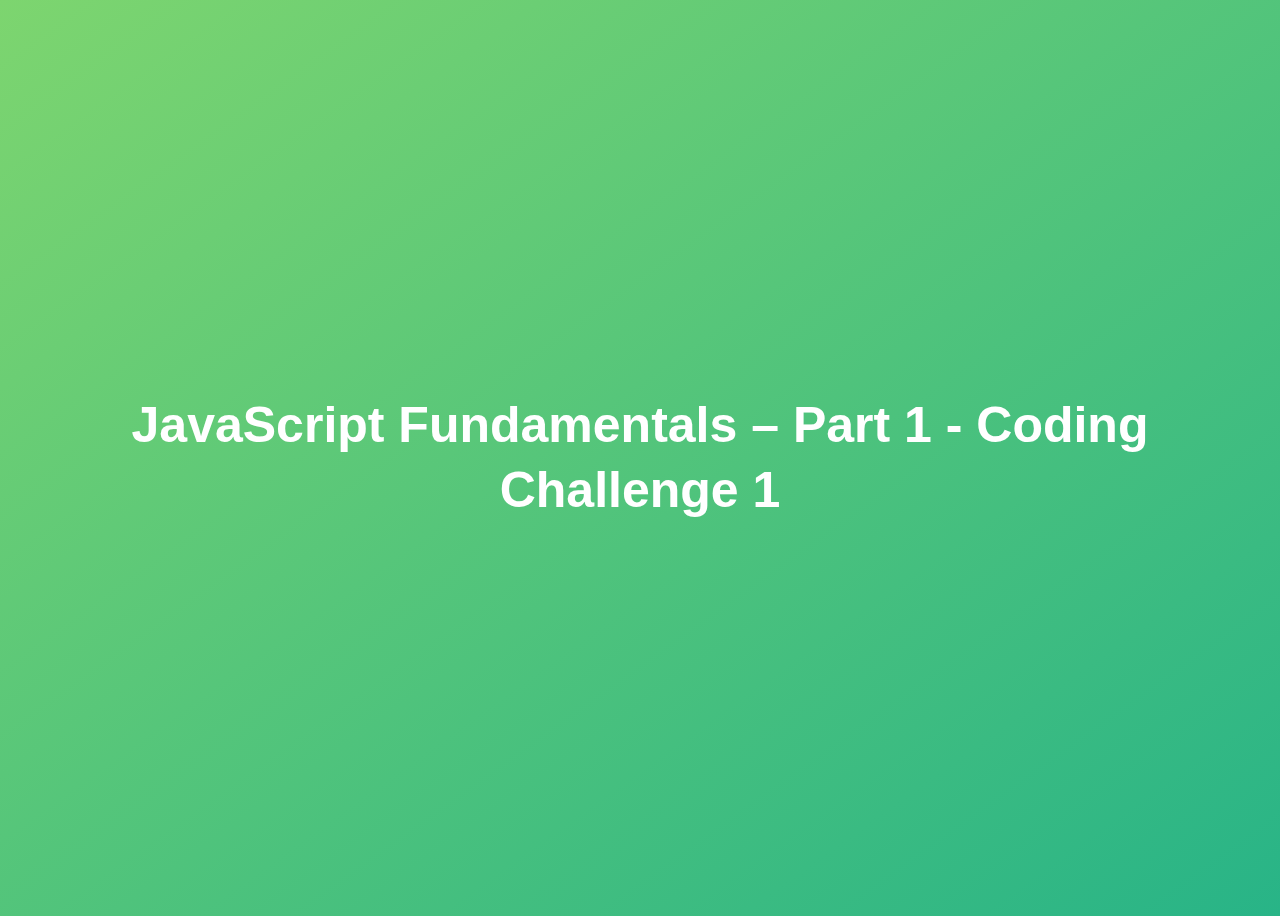
<file: complete-javascript-course-master/01-Fundamentals-Part-1/coding-challenges/index.html>
<!DOCTYPE html>
<html lang="en">
  <head>
    <meta charset="UTF-8" />
    <meta name="viewport" content="width=device-width, initial-scale=1.0" />
    <meta http-equiv="X-UA-Compatible" content="ie=edge" />
    <title>JavaScript Fundamentals – Part 1</title>
    <style>
      body {
        height: 100vh;
        display: flex;
        align-items: center;
        background: linear-gradient(to top left, #28b487, #7dd56f);
      }
      h1 {
        font-family: sans-serif;
        font-size: 50px;
        line-height: 1.3;
        width: 100%;
        padding: 30px;
        text-align: center;
        color: white;
      }
    </style>
  </head>
  <body>
    <h1>JavaScript Fundamentals – Part 1 - Coding Challenge 1</h1>
    <script src="./script.js"></script>
  </body>
</html>
</file>
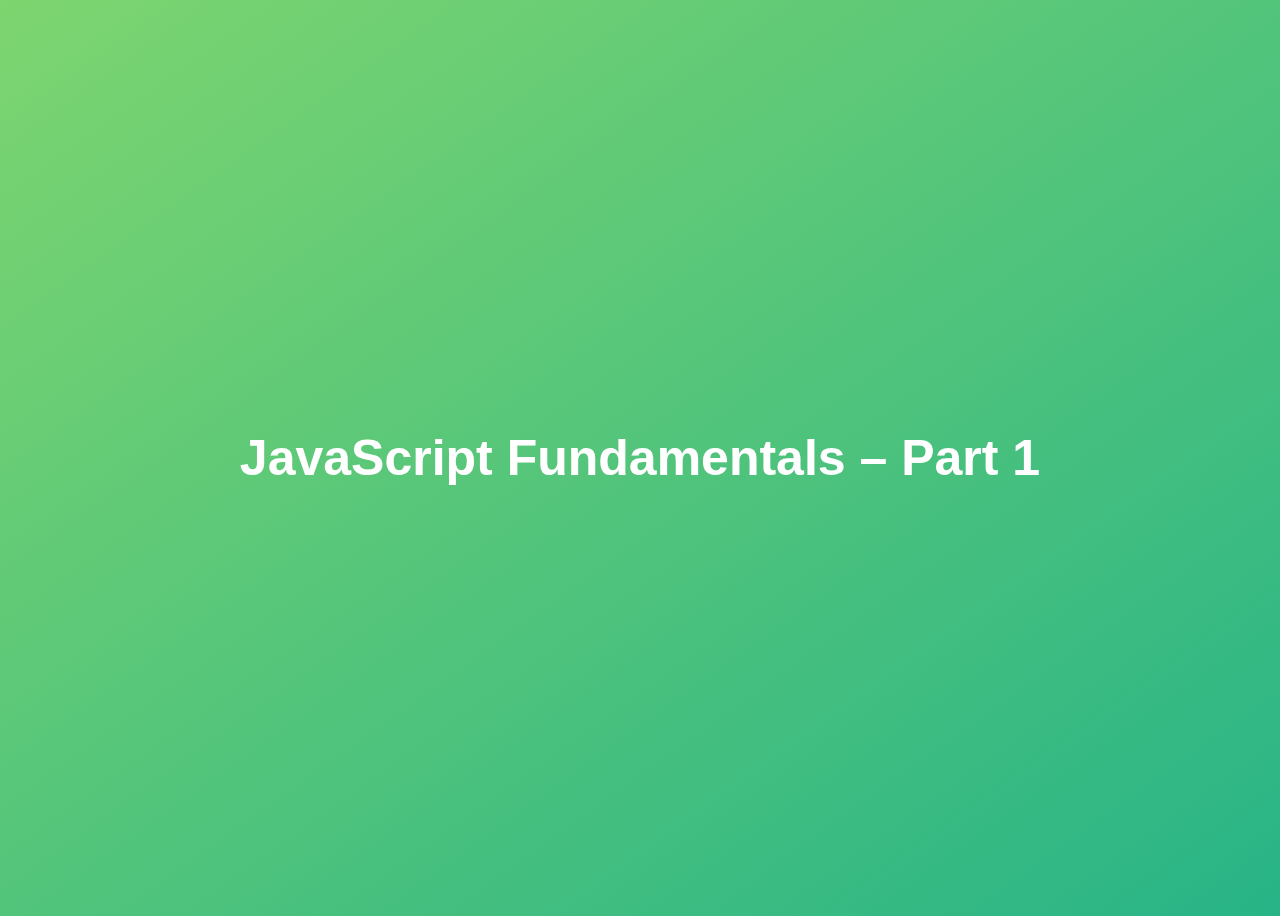
<file: complete-javascript-course-master/01-Fundamentals-Part-1/starter/index.html>
<!DOCTYPE html>
<html lang="en">
  <head>
    <meta charset="UTF-8" />
    <meta name="viewport" content="width=device-width, initial-scale=1.0" />
    <meta http-equiv="X-UA-Compatible" content="ie=edge" />
    <title>JavaScript Fundamentals – Part 1</title>
    <style>
      body {
        height: 100vh;
        display: flex;
        align-items: center;
        background: linear-gradient(to top left, #28b487, #7dd56f);
      }
      h1 {
        font-family: sans-serif;
        font-size: 50px;
        line-height: 1.3;
        width: 100%;
        padding: 30px;
        text-align: center;
        color: white;
      }
    </style>
  </head>
  <body>
    <h1>JavaScript Fundamentals – Part 1</h1>
    <script src="./script.js"></script>
    <!-- <script src="./assignments.js"></script> -->
  </body>
</html>
</file>
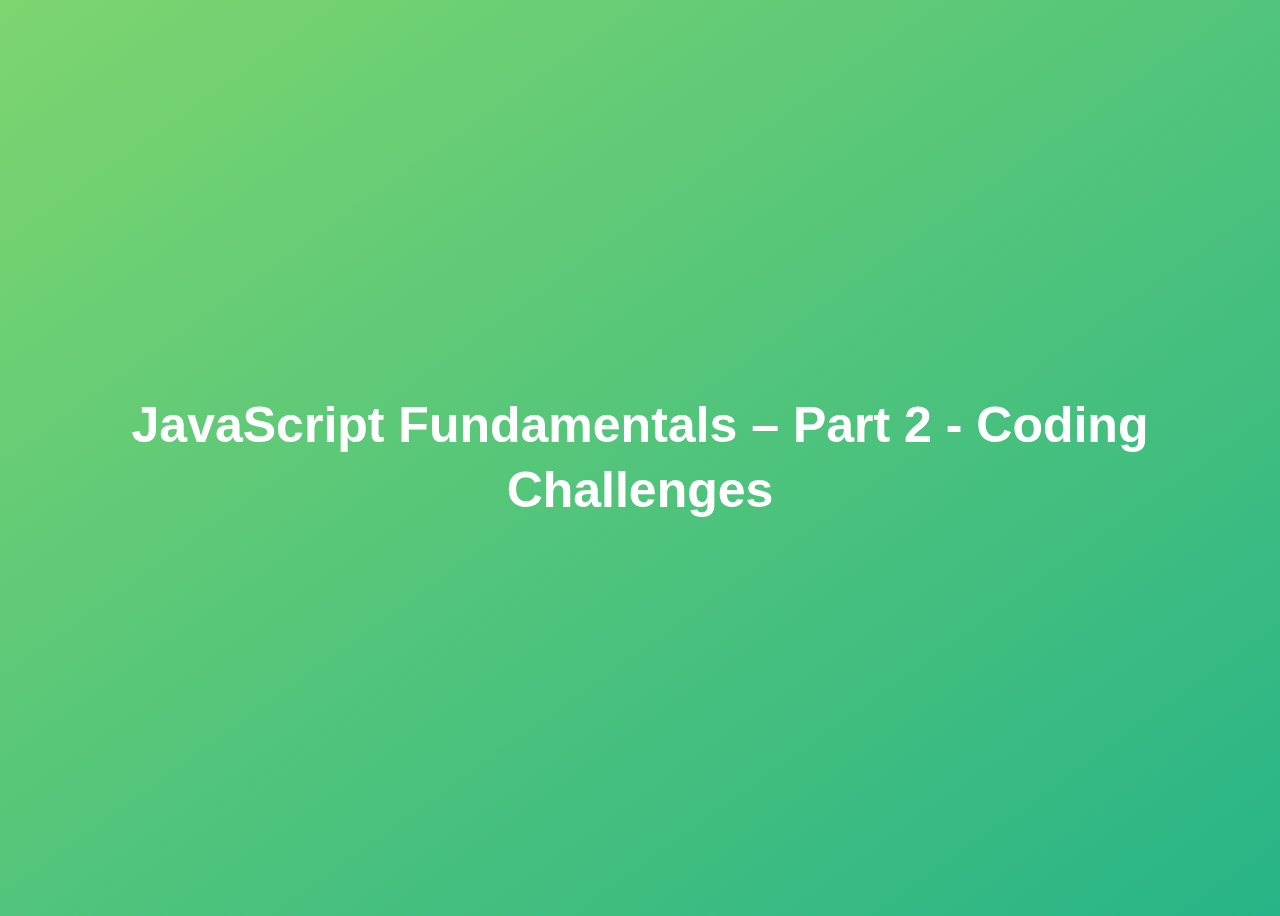
<file: complete-javascript-course-master/02-Fundamentals-Part-2/coding-challenge/index.html>
<!DOCTYPE html>
<html lang="en">
  <head>
    <meta charset="UTF-8" />
    <meta name="viewport" content="width=device-width, initial-scale=1.0" />
    <meta http-equiv="X-UA-Compatible" content="ie=edge" />
    <title>JavaScript Fundamentals – Part 1</title>
    <style>
      body {
        height: 100vh;
        display: flex;
        align-items: center;
        background: linear-gradient(to top left, #28b487, #7dd56f);
      }
      h1 {
        font-family: sans-serif;
        font-size: 50px;
        line-height: 1.3;
        width: 100%;
        padding: 30px;
        text-align: center;
        color: white;
      }
    </style>
  </head>
  <body>
    <h1>JavaScript Fundamentals – Part 2 - Coding Challenges</h1>
    <script src="./script.js"></script>
  </body>
</html>
</file>
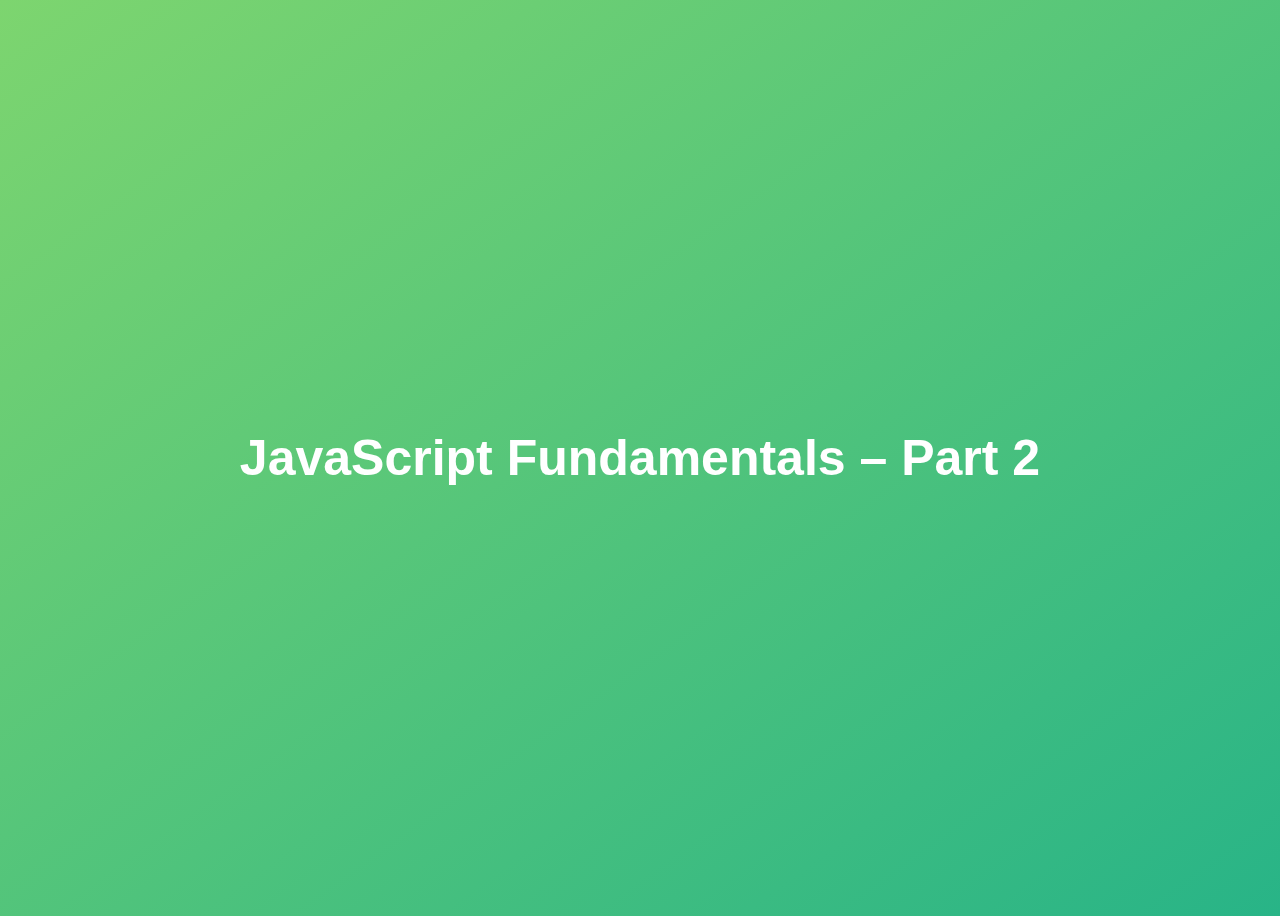
<file: complete-javascript-course-master/02-Fundamentals-Part-2/starter/index.html>
<!DOCTYPE html>
<html lang="en">
  <head>
    <meta charset="UTF-8" />
    <meta name="viewport" content="width=device-width, initial-scale=1.0" />
    <meta http-equiv="X-UA-Compatible" content="ie=edge" />
    <title>JavaScript Fundamentals – Part 2</title>
    <style>
      body {
        height: 100vh;
        display: flex;
        align-items: center;
        background: linear-gradient(to top left, #28b487, #7dd56f);
      }
      h1 {
        font-family: sans-serif;
        font-size: 50px;
        line-height: 1.3;
        width: 100%;
        padding: 30px;
        text-align: center;
        color: white;
      }
    </style>
  </head>
  <body>
    <h1>JavaScript Fundamentals – Part 2</h1>
    <!-- <script src="script.js"></script> -->
    <script src="./script2.js"></script>
    <!-- <script src="./assignment.js"></script> -->
  </body>
</html>
</file>
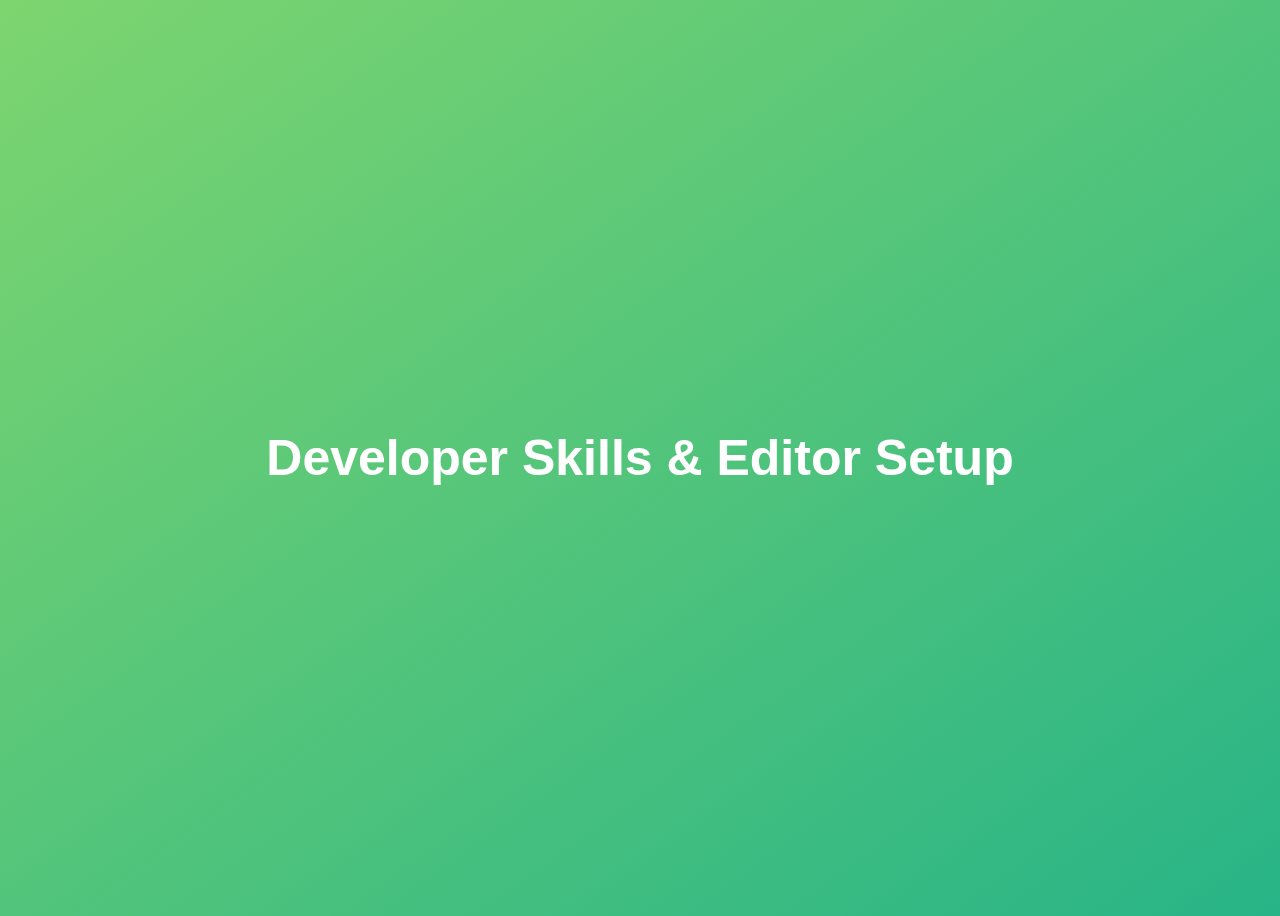
<file: complete-javascript-course-master/03-Developer-Skills/starter/index.html>
<!DOCTYPE html>
<html lang="en">
  <head>
    <meta charset="UTF-8" />
    <meta name="viewport" content="width=device-width, initial-scale=1.0" />
    <meta http-equiv="X-UA-Compatible" content="ie=edge" />
    <title>Developer Skills & Editor Setup</title>
    <style>
      body {
        height: 100vh;
        display: flex;
        align-items: center;
        background: linear-gradient(to top left, #28b487, #7dd56f);
      }
      h1 {
        font-family: sans-serif;
        font-size: 50px;
        line-height: 1.3;
        width: 100%;
        padding: 30px;
        text-align: center;
        color: white;
      }
    </style>
  </head>
  <body>
    <h1>Developer Skills & Editor Setup</h1>
    <script src="script.js"></script>
  </body>
</html>
</file>
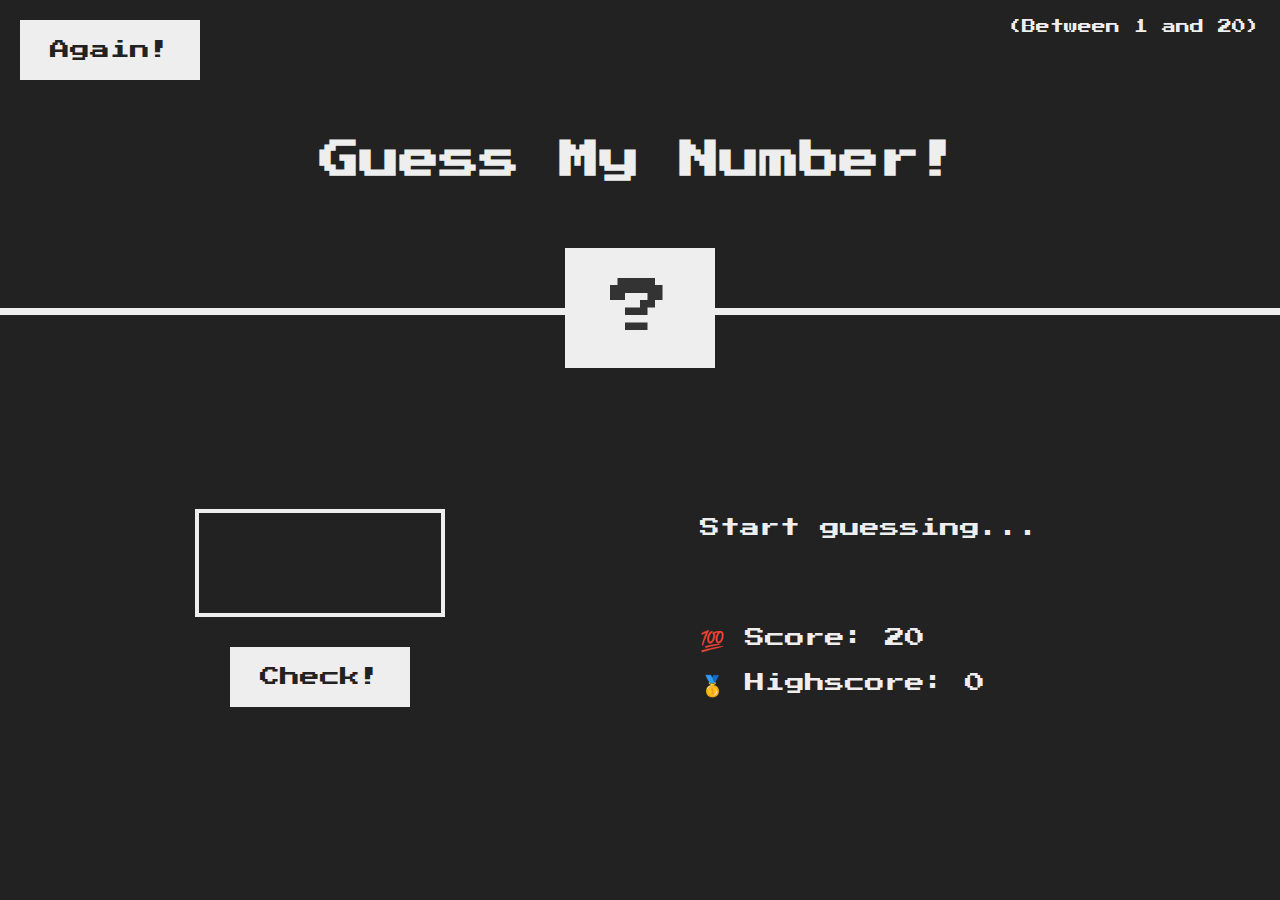
<file: complete-javascript-course-master/05-Guess-My-Number/starter/index.html>
<!DOCTYPE html>
<html lang="en">
  <head>
    <meta charset="UTF-8" />
    <meta name="viewport" content="width=device-width, initial-scale=1.0" />
    <meta http-equiv="X-UA-Compatible" content="ie=edge" />
    <link rel="stylesheet" href="style.css" />
    <title>Guess My Number!</title>
  </head>
  <body>
    <header>
      <h1>Guess My Number!</h1>
      <p class="between">(Between 1 and 20)</p>
      <button class="btn again">Again!</button>
      <div class="number">?</div>
    </header>
    <main>
      <section class="left">
        <input type="number" class="guess" />
        <button class="btn check">Check!</button>
      </section>
      <section class="right">
        <p class="message">Start guessing...</p>
        <p class="label-score">💯 Score: <span class="score">20</span></p>
        <p class="label-highscore">
          🥇 Highscore: <span class="highscore">0</span>
        </p>
      </section>
    </main>
    <script src="script.js"></script>
  </body>
</html>
</file>
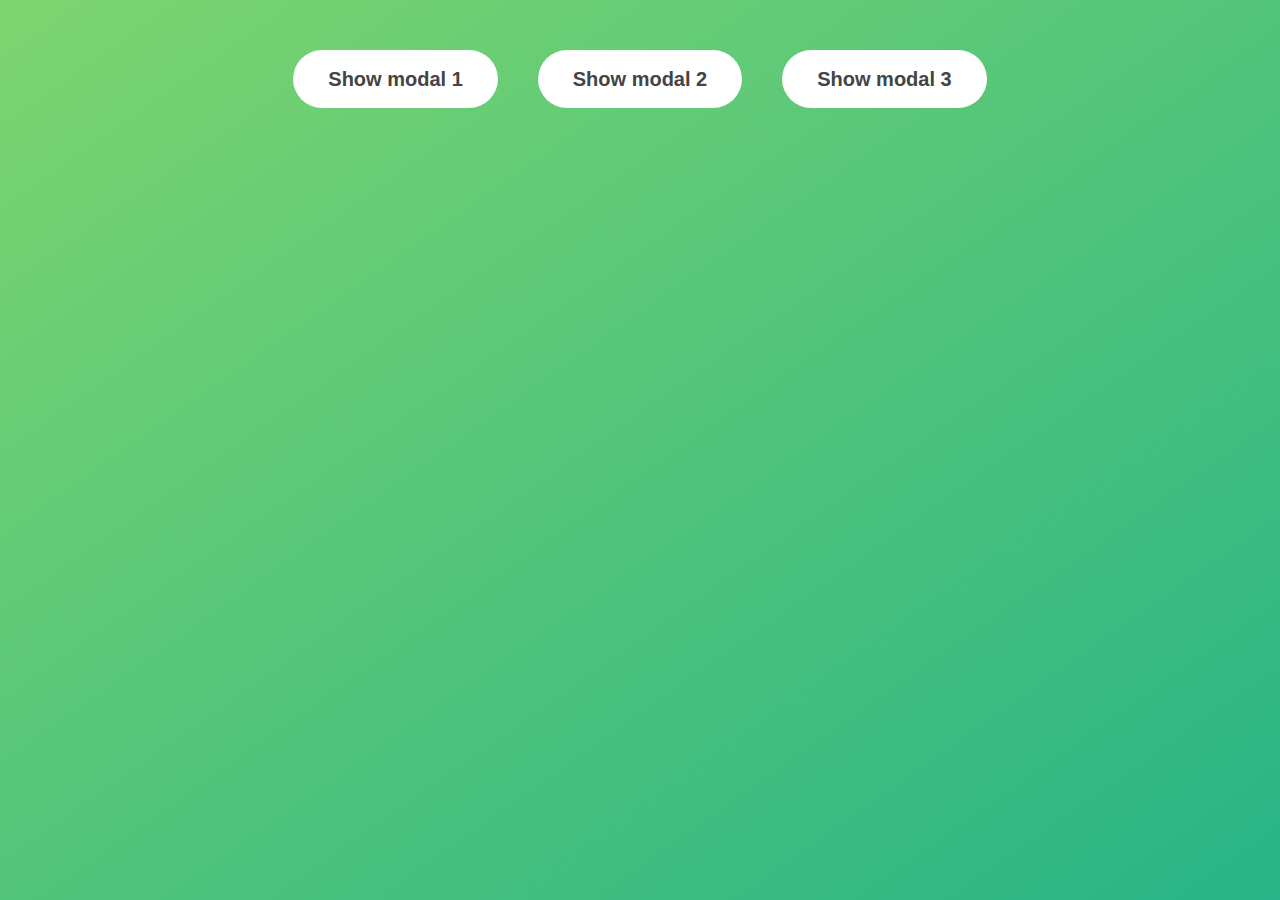
<file: complete-javascript-course-master/06-Modal/starter/index.html>
<!DOCTYPE html>
<html lang="en">
  <head>
    <meta charset="UTF-8" />
    <meta name="viewport" content="width=device-width, initial-scale=1.0" />
    <meta http-equiv="X-UA-Compatible" content="ie=edge" />
    <link rel="stylesheet" href="style.css" />
    <title>Modal window</title>
  </head>
  <body>
    <button class="show-modal">Show modal 1</button>
    <button class="show-modal">Show modal 2</button>
    <button class="show-modal">Show modal 3</button>

    <div class="modal hidden">
      <button class="close-modal">&times;</button>
      <h1>I'm a modal window 😍</h1>
      <p>
        Lorem ipsum dolor sit amet, consectetur adipisicing elit, sed do eiusmod
        tempor incididunt ut labore et dolore magna aliqua. Ut enim ad minim
        veniam, quis nostrud exercitation ullamco laboris nisi ut aliquip ex ea
        commodo consequat. Duis aute irure dolor in reprehenderit in voluptate
        velit esse cillum dolore eu fugiat nulla pariatur. Excepteur sint
        occaecat cupidatat non proident, sunt in culpa qui officia deserunt
        mollit anim id est laborum.
      </p>
    </div>
    <div class="overlay hidden"></div>

    <script src="script.js"></script>
  </body>
</html>
</file>
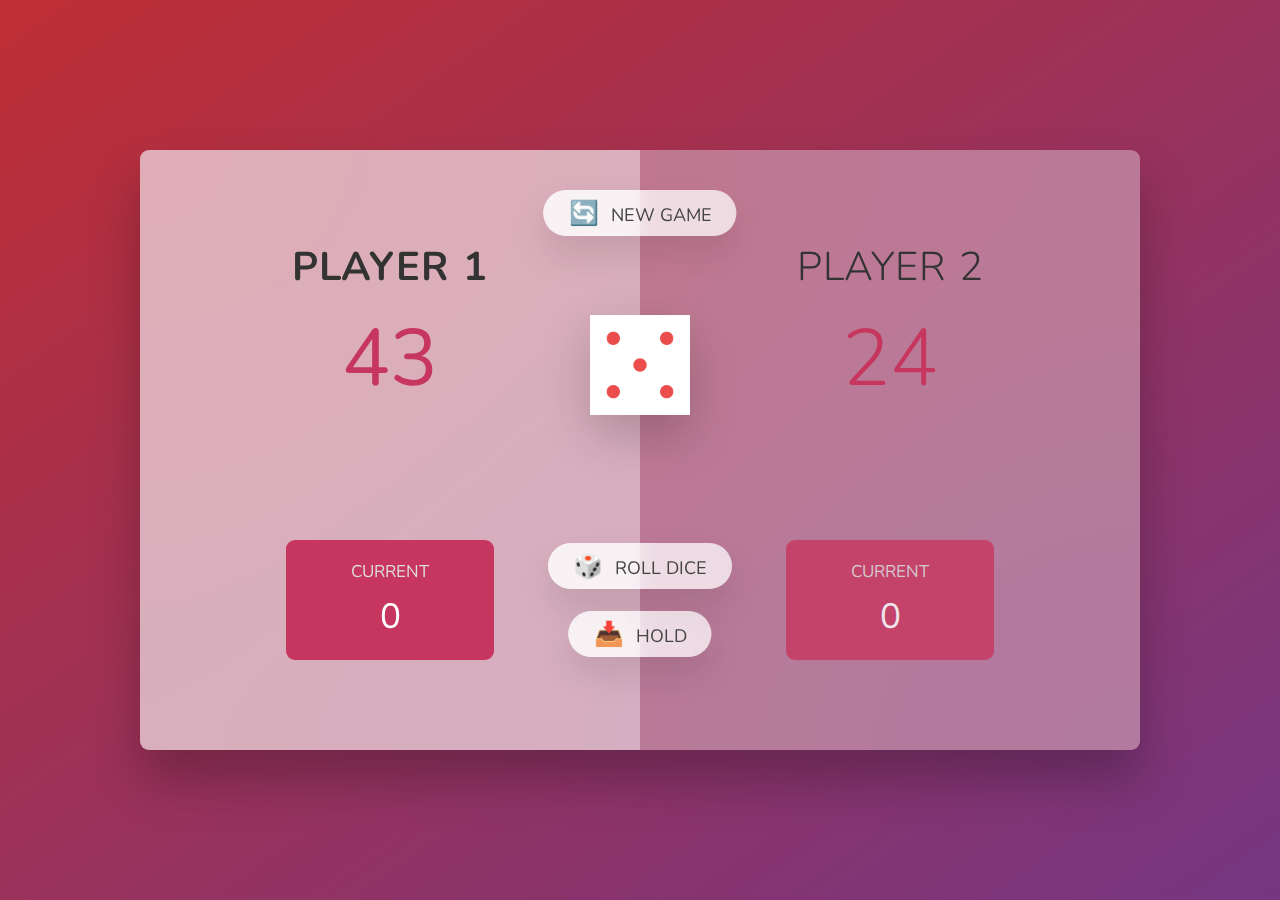
<file: complete-javascript-course-master/07-Pig-Game/starter/index.html>
<!DOCTYPE html>
<html lang="en">
  <head>
    <meta charset="UTF-8" />
    <meta name="viewport" content="width=device-width, initial-scale=1.0" />
    <meta http-equiv="X-UA-Compatible" content="ie=edge" />
    <link rel="stylesheet" href="style.css" />
    <title>Pig Game</title>
  </head>
  <body>
    <main>
      <section class="player player--0 player--active">
        <h2 class="name" id="name--0">Player 1</h2>
        <p class="score" id="score--0">43</p>
        <div class="current">
          <p class="current-label">Current</p>
          <p class="current-score" id="current--0">0</p>
        </div>
      </section>
      <section class="player player--1">
        <h2 class="name" id="name--1">Player 2</h2>
        <p class="score" id="score--1">24</p>
        <div class="current">
          <p class="current-label">Current</p>
          <p class="current-score" id="current--1">0</p>
        </div>
      </section>

      <img src="dice-5.png" alt="Playing dice" class="dice" />
      <button class="btn btn--new">🔄 New game</button>
      <button class="btn btn--roll">🎲 Roll dice</button>
      <button class="btn btn--hold">📥 Hold</button>
    </main>
    <script src="script.js"></script>
  </body>
</html>
</file>
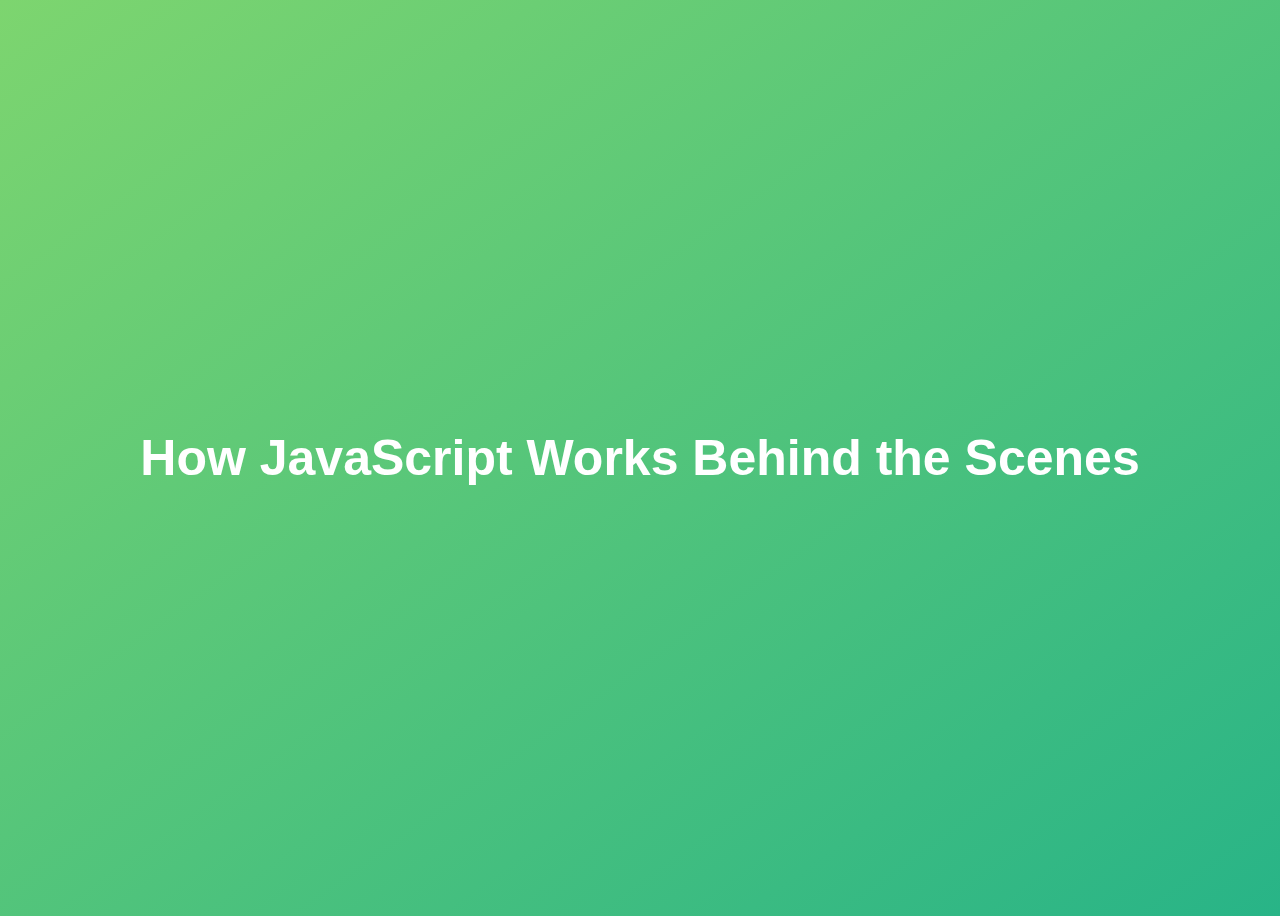
<file: complete-javascript-course-master/08-Behind-the-Scenes/starter/index.html>
<!DOCTYPE html>
<html lang="en">
  <head>
    <meta charset="UTF-8" />
    <meta name="viewport" content="width=device-width, initial-scale=1.0" />
    <meta http-equiv="X-UA-Compatible" content="ie=edge" />
    <title>How JavaScript Works Behind the Scenes</title>
    <style>
      body {
        height: 100vh;
        display: flex;
        align-items: center;
        background: linear-gradient(to top left, #28b487, #7dd56f);
      }
      h1 {
        font-family: sans-serif;
        font-size: 50px;
        line-height: 1.3;
        width: 100%;
        padding: 30px;
        text-align: center;
        color: white;
      }
    </style>
  </head>
  <body>
    <h1>How JavaScript Works Behind the Scenes</h1>
    <script src="script.js"></script>
  </body>
</html>
</file>
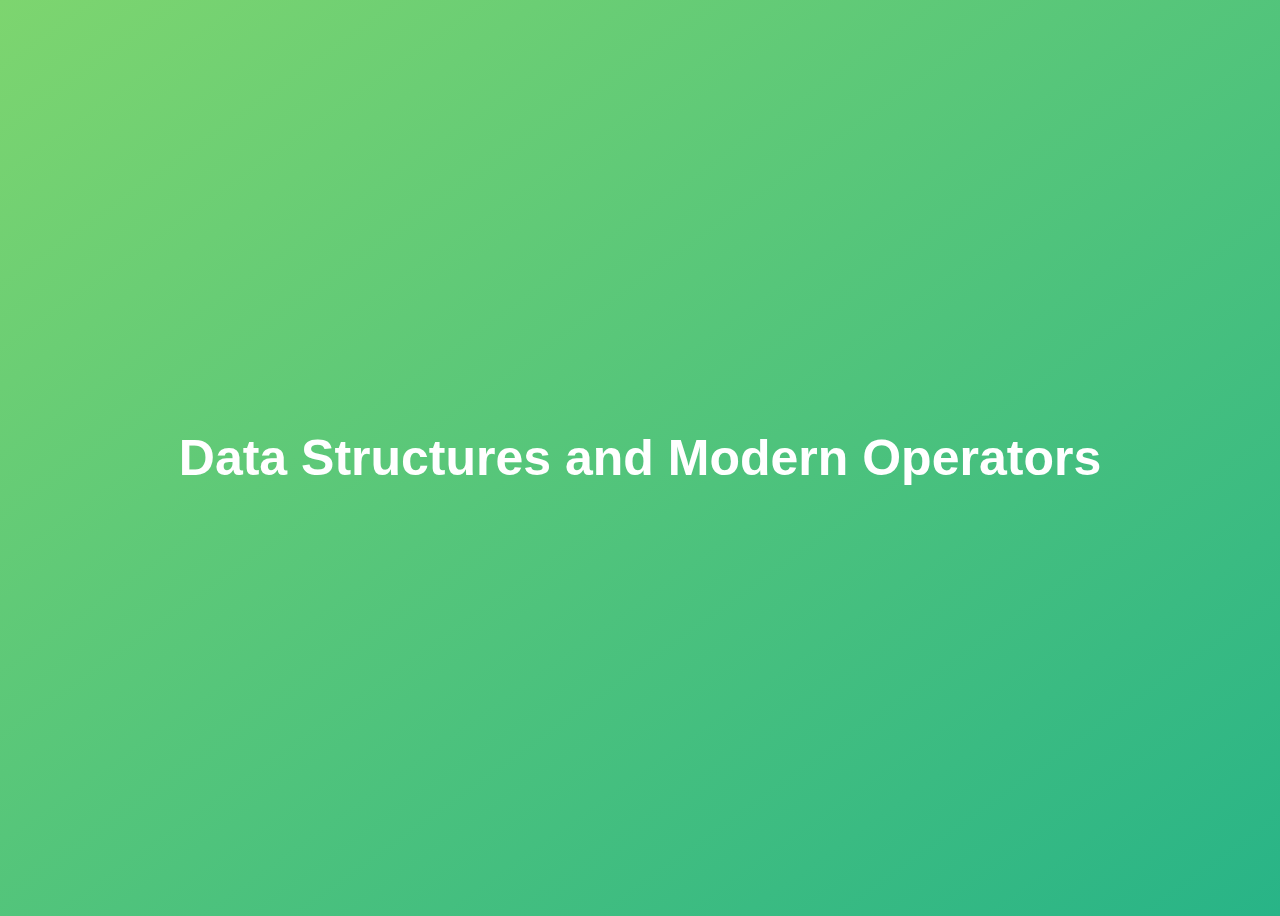
<file: complete-javascript-course-master/09-Data-Structures-Operators/starter/index.html>
<!DOCTYPE html>
<html lang="en">
  <head>
    <meta charset="UTF-8" />
    <meta name="viewport" content="width=device-width, initial-scale=1.0" />
    <meta http-equiv="X-UA-Compatible" content="ie=edge" />
    <title>Data Structures and Modern Operators</title>
    <style>
      body {
        height: 100vh;
        display: flex;
        align-items: center;
        background: linear-gradient(to top left, #28b487, #7dd56f);
      }
      h1 {
        font-family: sans-serif;
        font-size: 50px;
        line-height: 1.3;
        width: 100%;
        padding: 30px;
        text-align: center;
        color: white;
      }
      button {
        width: 50px;
        height: 20px;
        margin: 10px;
      }
      textarea {
        width: 300px;
        height: 100px;
      }
    </style>
  </head>
  <body>
    <h1>Data Structures and Modern Operators</h1>
    <script src="script.js"></script>
  </body>
</html>
</file>
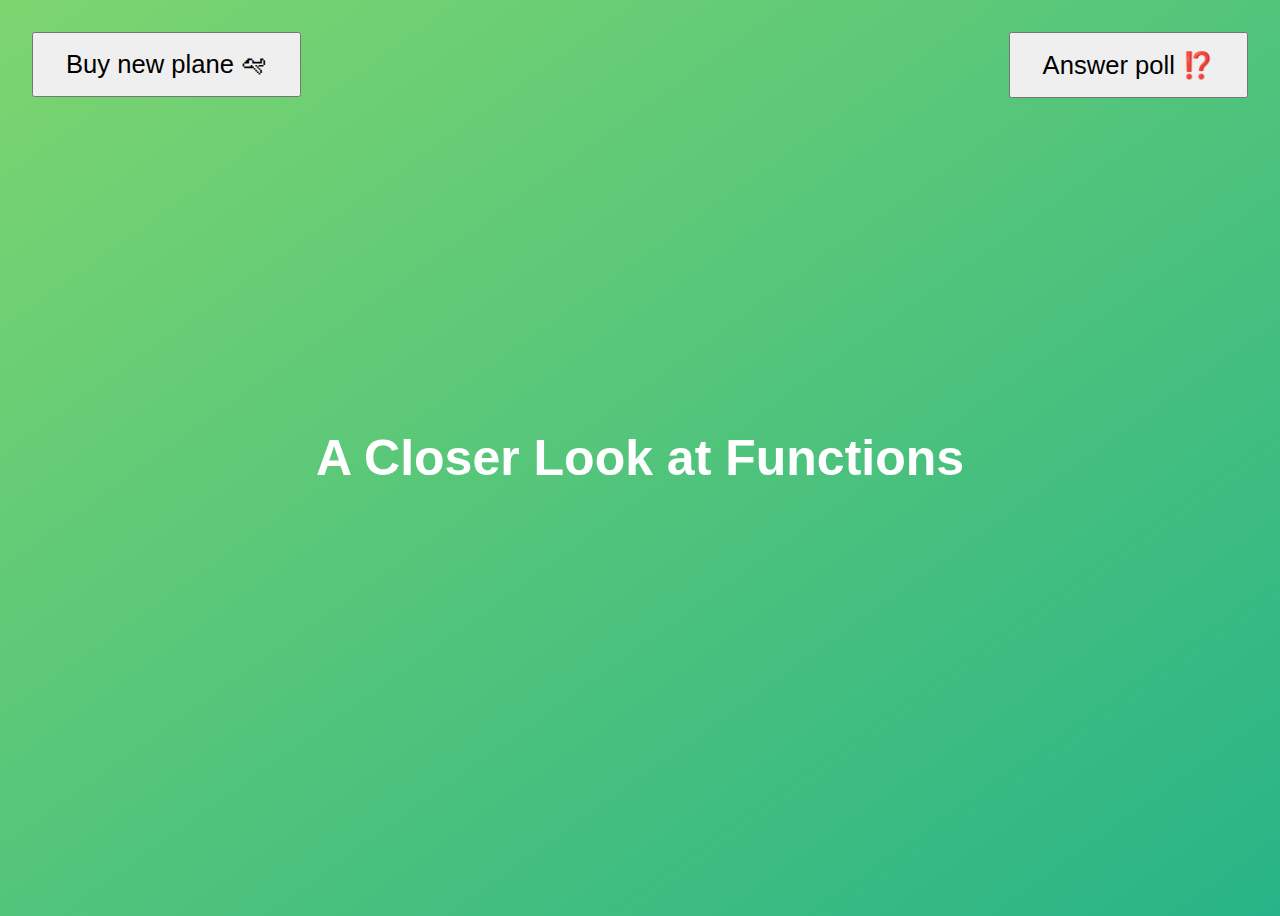
<file: complete-javascript-course-master/10-Functions/starter/index.html>
<!DOCTYPE html>
<html lang="en">
  <head>
    <meta charset="UTF-8" />
    <meta name="viewport" content="width=device-width, initial-scale=1.0" />
    <meta http-equiv="X-UA-Compatible" content="ie=edge" />
    <title>A Closer Look at Functions</title>
    <style>
      body {
        height: 100vh;
        display: flex;
        align-items: center;
        background: linear-gradient(to top left, #28b487, #7dd56f);
      }
      h1 {
        font-family: sans-serif;
        font-size: 50px;
        line-height: 1.3;
        width: 100%;
        padding: 30px;
        text-align: center;
        color: white;
      }
      .buy,
      .poll {
        font-size: 1.6rem;
        padding: 1rem 2rem;
        position: absolute;
        top: 2rem;
      }
      .buy {
        left: 2rem;
      }
      .poll {
        right: 2rem;
      }
    </style>
  </head>
  <body>
    <h1>A Closer Look at Functions</h1>
    <button class="buy">Buy new plane 🛩</button>
    <button class="poll">Answer poll ⁉️</button>
    <script src="script.js"></script>
  </body>
</html>
</file>
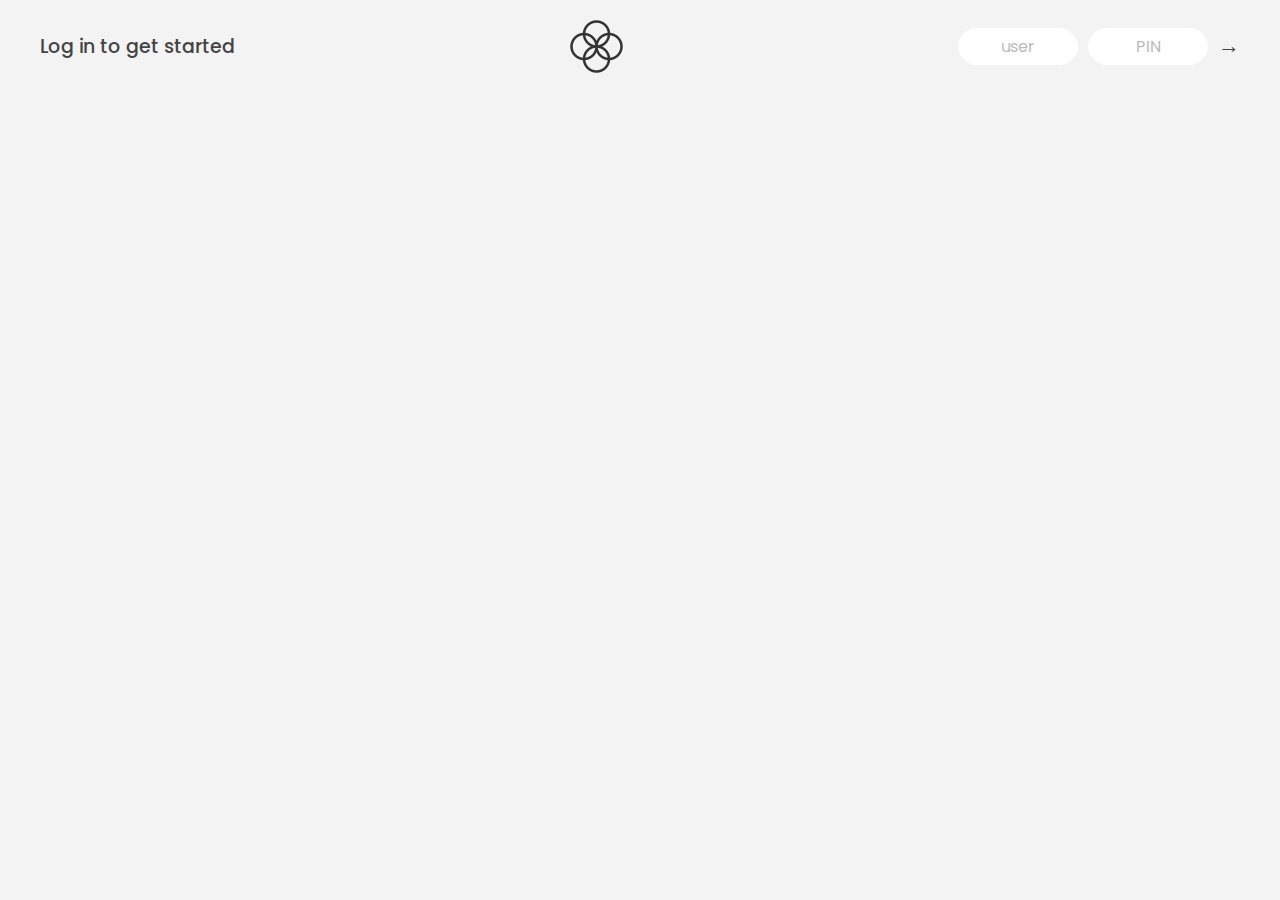
<file: complete-javascript-course-master/11-Arrays-Bankist/starter/index.html>
<!DOCTYPE html>
<html lang="en">
  <head>
    <meta charset="UTF-8" />
    <meta name="viewport" content="width=device-width, initial-scale=1.0" />
    <meta http-equiv="X-UA-Compatible" content="ie=edge" />
    <link rel="shortcut icon" type="image/png" href="/icon.png" />

    <link
      href="https://fonts.googleapis.com/css?family=Poppins:400,500,600&display=swap"
      rel="stylesheet"
    />

    <link rel="stylesheet" href="style.css" />
    <title>Bankist</title>
  </head>
  <body>
    <!-- TOP NAVIGATION -->
    <nav>
      <p class="welcome">Log in to get started</p>
      <img src="logo.png" alt="Logo" class="logo" />
      <form class="login">
        <input
          type="text"
          placeholder="user"
          class="login__input login__input--user"
        />
        <!-- In practice, use type="password" -->
        <input
          type="text"
          placeholder="PIN"
          maxlength="4"
          class="login__input login__input--pin"
        />
        <button class="login__btn">&rarr;</button>
      </form>
    </nav>

    <main class="app">
      <!-- BALANCE -->
      <div class="balance">
        <div>
          <p class="balance__label">Current balance</p>
          <p class="balance__date">
            As of <span class="date">05/03/2037</span>
          </p>
        </div>
        <p class="balance__value">0000€</p>
      </div>

      <!-- MOVEMENTS -->
      <div class="movements">
        <div class="movements__row">
          <div class="movements__type movements__type--deposit">2 deposit</div>
          <div class="movements__date">3 days ago</div>
          <div class="movements__value">4 000€</div>
        </div>
        <div class="movements__row">
          <div class="movements__type movements__type--withdrawal">
            1 withdrawal
          </div>
          <div class="movements__date">24/01/2037</div>
          <div class="movements__value">-378€</div>
        </div>
      </div>

      <!-- SUMMARY -->
      <div class="summary">
        <p class="summary__label">In</p>
        <p class="summary__value summary__value--in">0000€</p>
        <p class="summary__label">Out</p>
        <p class="summary__value summary__value--out">0000€</p>
        <p class="summary__label">Interest</p>
        <p class="summary__value summary__value--interest">0000€</p>
        <button class="btn--sort">&downarrow; SORT</button>
      </div>

      <!-- OPERATION: TRANSFERS -->
      <div class="operation operation--transfer">
        <h2>Transfer money</h2>
        <form class="form form--transfer">
          <input type="text" class="form__input form__input--to" />
          <input type="number" class="form__input form__input--amount" />
          <button class="form__btn form__btn--transfer">&rarr;</button>
          <label class="form__label">Transfer to</label>
          <label class="form__label">Amount</label>
        </form>
      </div>

      <!-- OPERATION: LOAN -->
      <div class="operation operation--loan">
        <h2>Request loan</h2>
        <form class="form form--loan">
          <input type="number" class="form__input form__input--loan-amount" />
          <button class="form__btn form__btn--loan">&rarr;</button>
          <label class="form__label form__label--loan">Amount</label>
        </form>
      </div>

      <!-- OPERATION: CLOSE -->
      <div class="operation operation--close">
        <h2>Close account</h2>
        <form class="form form--close">
          <input type="text" class="form__input form__input--user" />
          <input
            type="password"
            maxlength="6"
            class="form__input form__input--pin"
          />
          <button class="form__btn form__btn--close">&rarr;</button>
          <label class="form__label">Confirm user</label>
          <label class="form__label">Confirm PIN</label>
        </form>
      </div>

      <!-- LOGOUT TIMER -->
      <p class="logout-timer">
        You will be logged out in <span class="timer">05:00</span>
      </p>
    </main>

    <!-- <footer>
      &copy; by Jonas Schmedtmann. Don't claim as your own :)
    </footer> -->

    <script src="script.js"></script>
  </body>
</html>
</file>
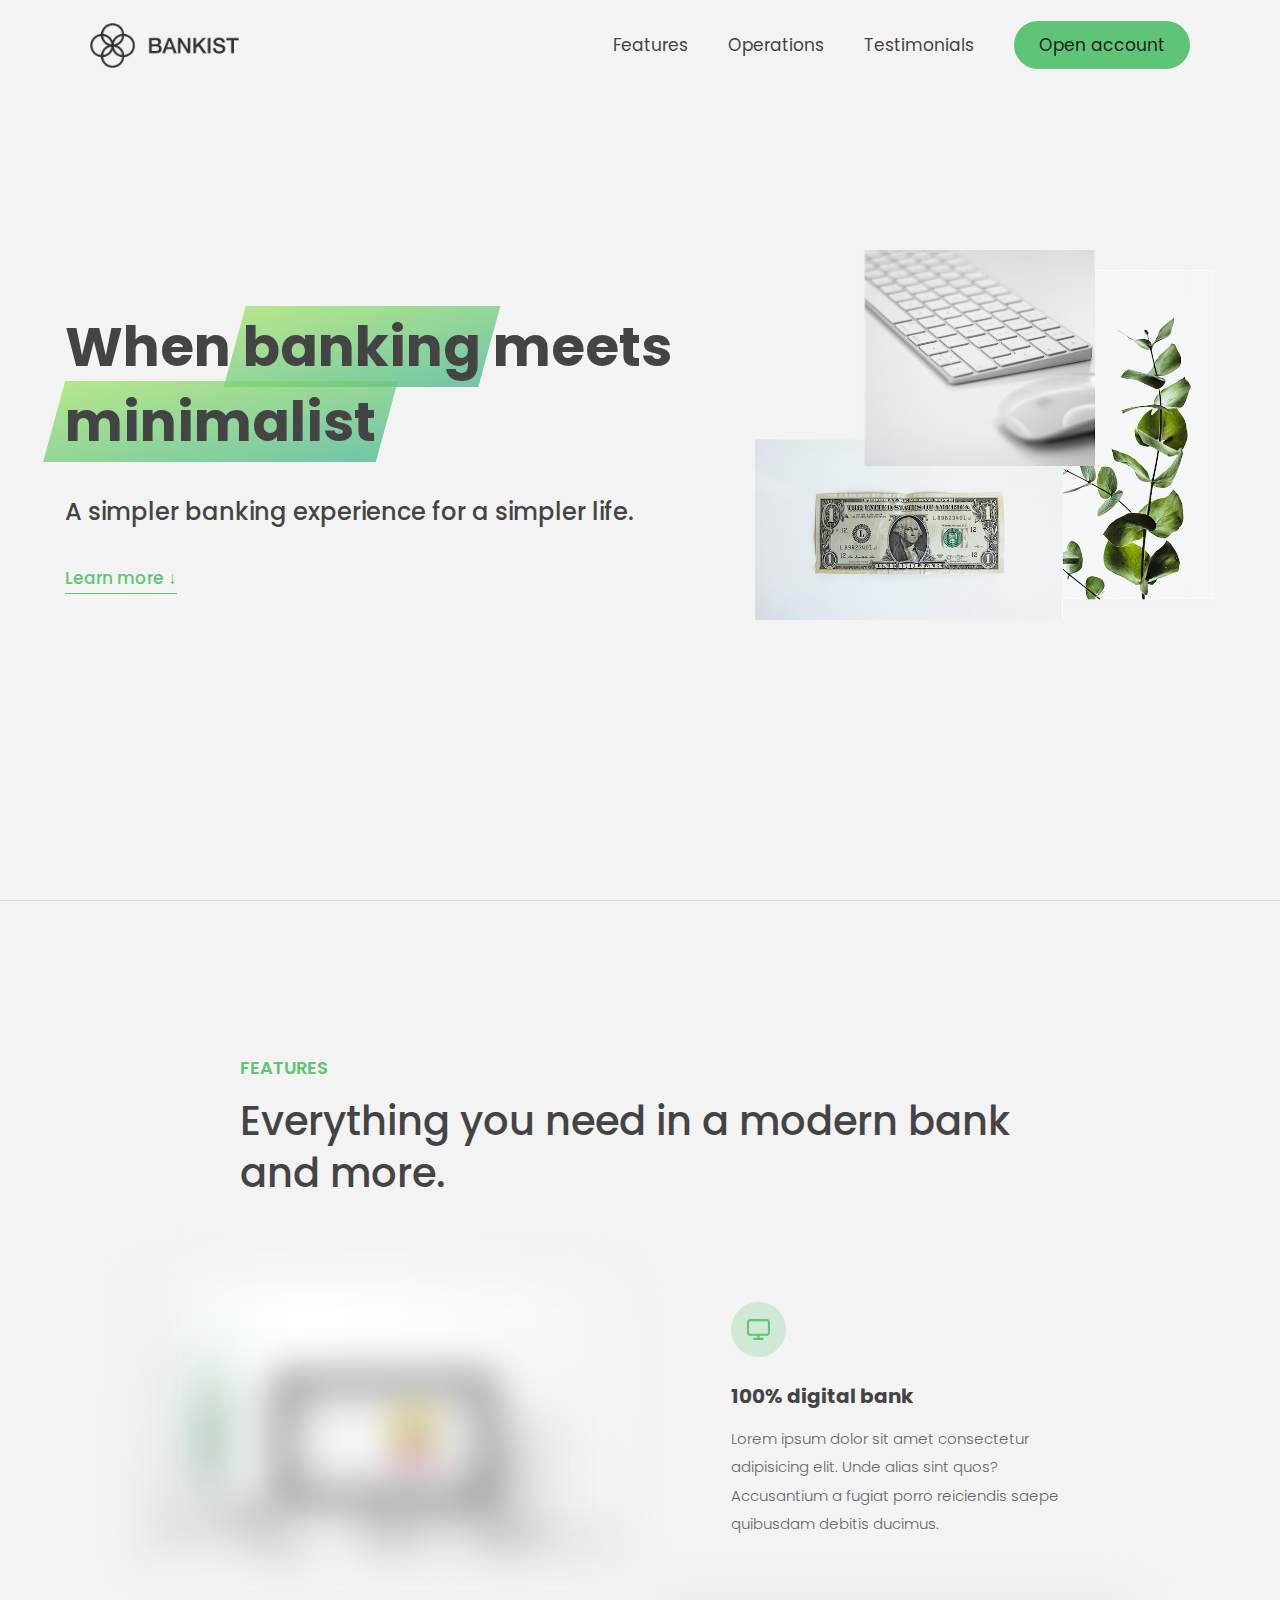
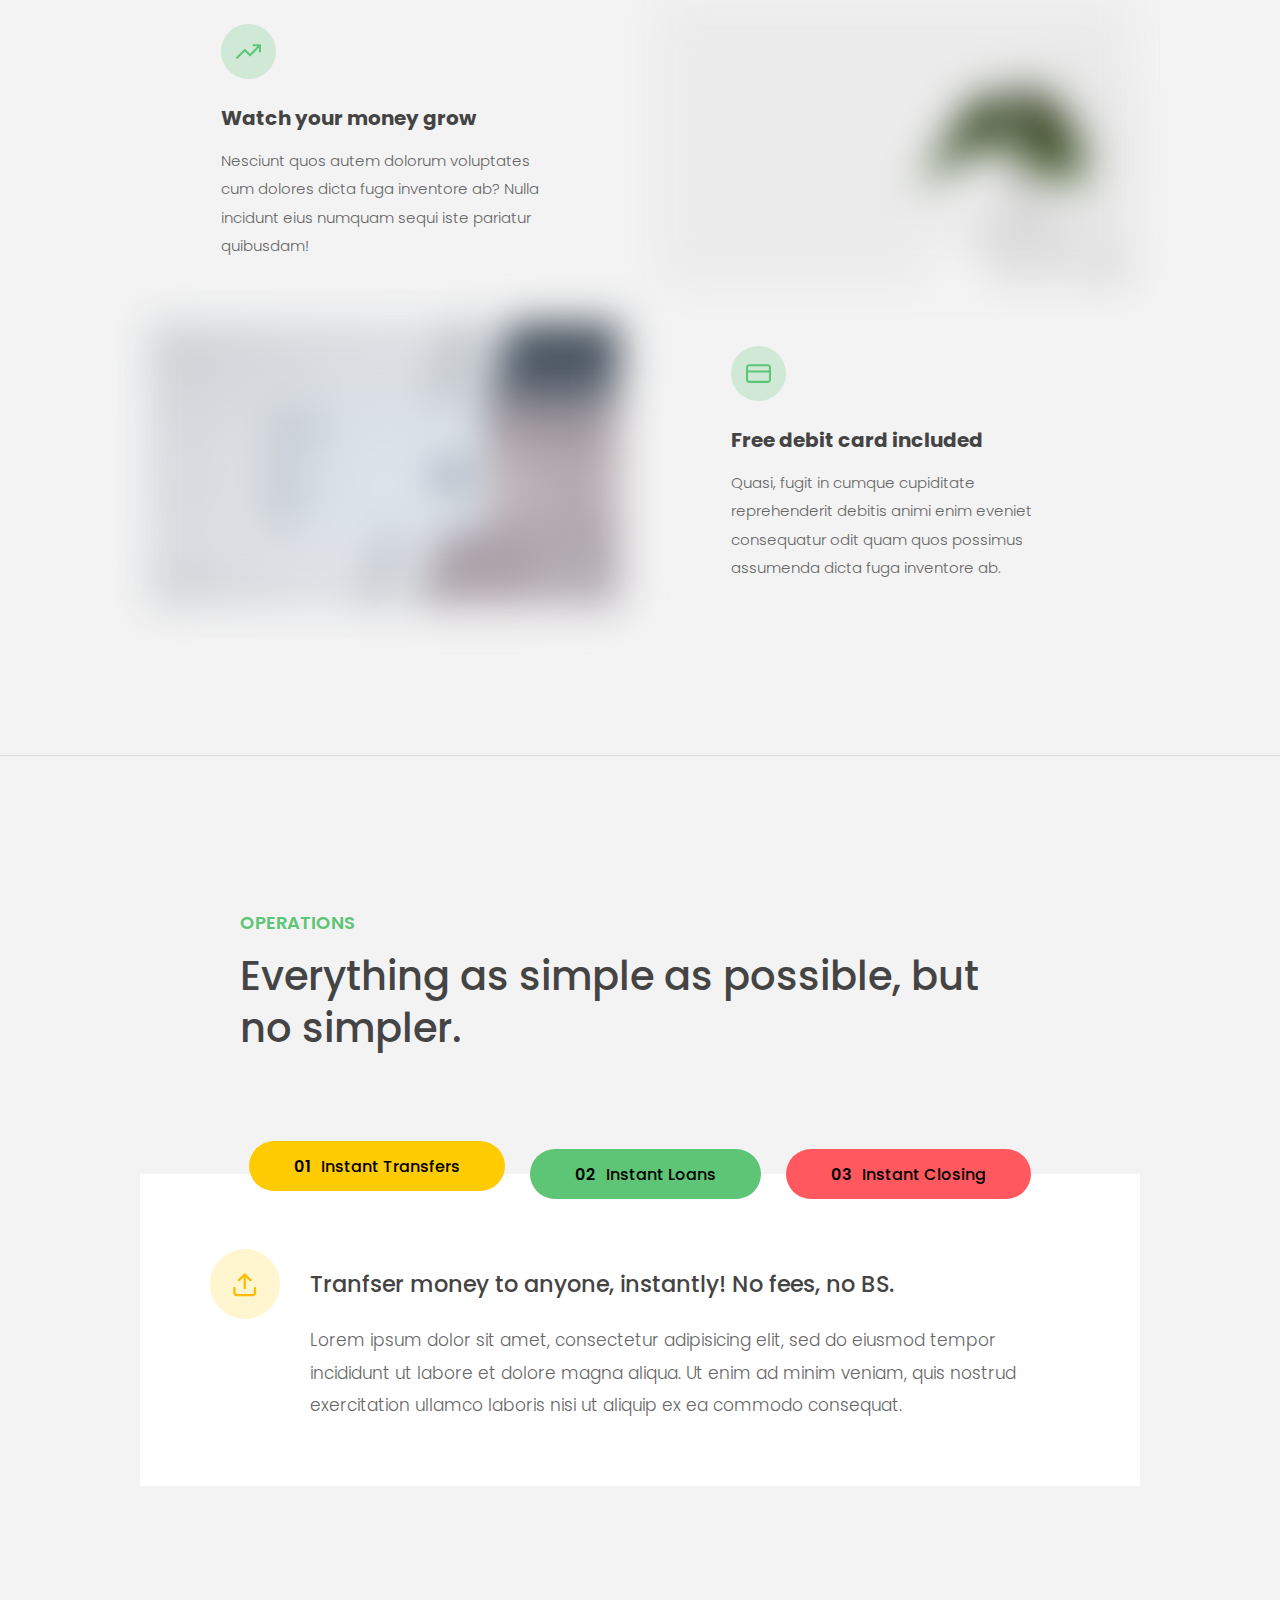
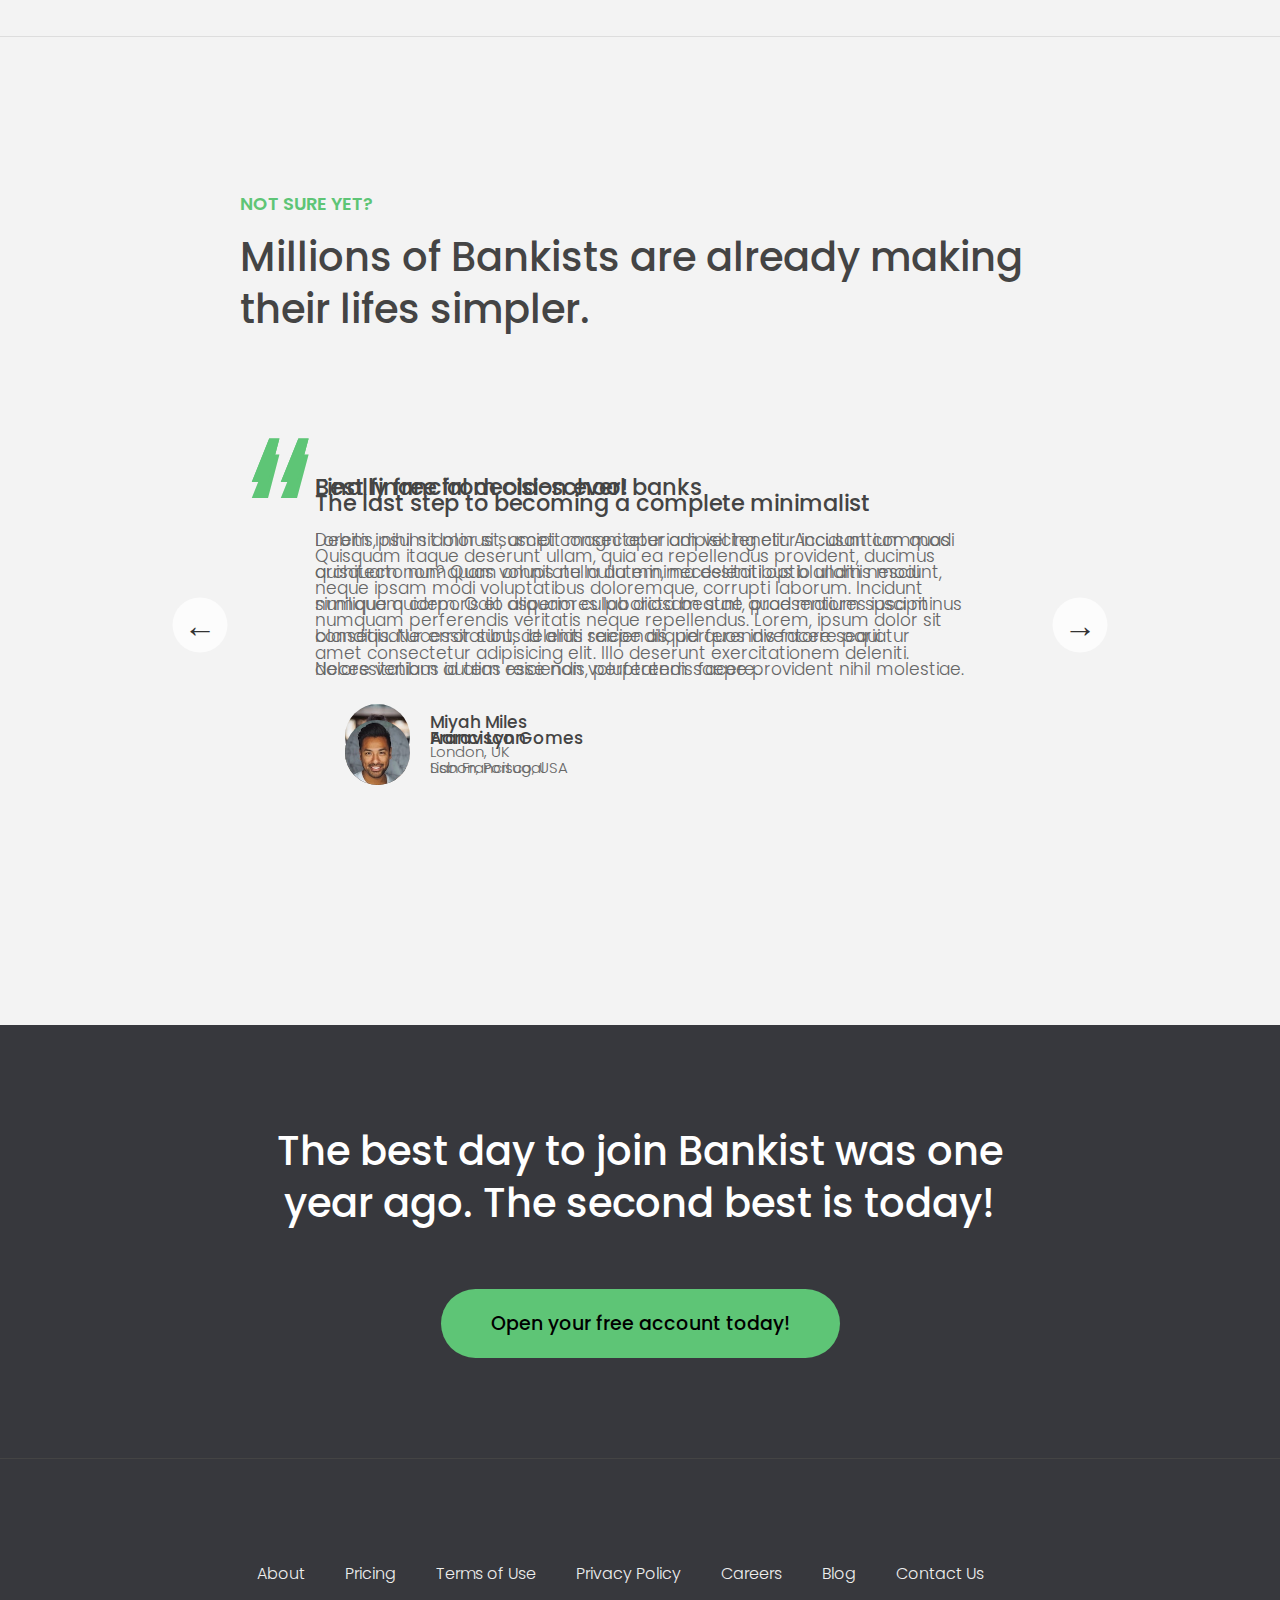
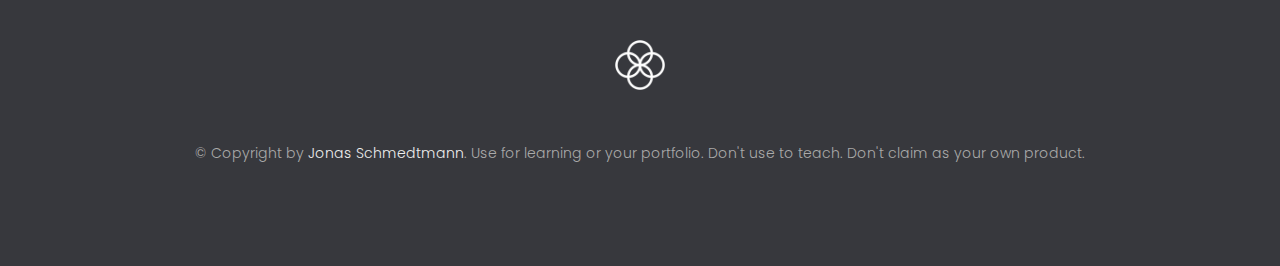
<file: complete-javascript-course-master/13-Advanced-DOM-Bankist/starter/index.html>
<!DOCTYPE html>
<html lang="en">
  <head>
    <meta charset="UTF-8" />
    <meta name="viewport" content="width=device-width, initial-scale=1.0" />
    <meta http-equiv="X-UA-Compatible" content="ie=edge" />
    <link rel="shortcut icon" type="image/png" href="img/icon.png" />

    <link
      href="https://fonts.googleapis.com/css?family=Poppins:300,400,500,600&display=swap"
      rel="stylesheet"
    />
    <link rel="stylesheet" href="style.css" />
    <title>Bankist | When Banking meets Minimalist</title>
  </head>
  <body>
    <header class="header">
      <nav class="nav">
        <img
          src="img/logo.png"
          alt="Bankist logo"
          class="nav__logo"
          id="logo"
        />
        <ul class="nav__links">
          <li class="nav__item">
            <a class="nav__link" href="#section--1">Features</a>
          </li>
          <li class="nav__item">
            <a class="nav__link" href="#section--2">Operations</a>
          </li>
          <li class="nav__item">
            <a class="nav__link" href="#section--3">Testimonials</a>
          </li>
          <li class="nav__item">
            <a class="nav__link nav__link--btn btn--show-modal" href="#"
              >Open account</a
            >
          </li>
        </ul>
      </nav>

      <div class="header__title">
        <h1>
          When
          <!-- Green highlight effect -->
          <span class="highlight">banking</span>
          meets<br />
          <span class="highlight">minimalist</span>
        </h1>
        <h4>A simpler banking experience for a simpler life.</h4>
        <button class="btn--text btn--scroll-to">Learn more &DownArrow;</button>
        <img
          src="img/hero.png"
          class="header__img"
          alt="Minimalist bank items"
        />
      </div>
    </header>

    <section class="section" id="section--1">
      <div class="section__title">
        <h2 class="section__description">Features</h2>
        <h3 class="section__header">
          Everything you need in a modern bank and more.
        </h3>
      </div>

      <div class="features">
        <img
          src="img/digital-lazy.jpg"
          data-src="img/digital.jpg"
          alt="Computer"
          class="features__img lazy-img"
        />
        <div class="features__feature">
          <div class="features__icon">
            <svg>
              <use xlink:href="img/icons.svg#icon-monitor"></use>
            </svg>
          </div>
          <h5 class="features__header">100% digital bank</h5>
          <p>
            Lorem ipsum dolor sit amet consectetur adipisicing elit. Unde alias
            sint quos? Accusantium a fugiat porro reiciendis saepe quibusdam
            debitis ducimus.
          </p>
        </div>

        <div class="features__feature">
          <div class="features__icon">
            <svg>
              <use xlink:href="img/icons.svg#icon-trending-up"></use>
            </svg>
          </div>
          <h5 class="features__header">Watch your money grow</h5>
          <p>
            Nesciunt quos autem dolorum voluptates cum dolores dicta fuga
            inventore ab? Nulla incidunt eius numquam sequi iste pariatur
            quibusdam!
          </p>
        </div>
        <img
          src="img/grow-lazy.jpg"
          data-src="img/grow.jpg"
          alt="Plant"
          class="features__img lazy-img"
        />

        <img
          src="img/card-lazy.jpg"
          data-src="img/card.jpg"
          alt="Credit card"
          class="features__img lazy-img"
        />
        <div class="features__feature">
          <div class="features__icon">
            <svg>
              <use xlink:href="img/icons.svg#icon-credit-card"></use>
            </svg>
          </div>
          <h5 class="features__header">Free debit card included</h5>
          <p>
            Quasi, fugit in cumque cupiditate reprehenderit debitis animi enim
            eveniet consequatur odit quam quos possimus assumenda dicta fuga
            inventore ab.
          </p>
        </div>
      </div>
    </section>

    <section class="section" id="section--2">
      <div class="section__title">
        <h2 class="section__description">Operations</h2>
        <h3 class="section__header">
          Everything as simple as possible, but no simpler.
        </h3>
      </div>

      <div class="operations">
        <div class="operations__tab-container">
          <button
            class="btn operations__tab operations__tab--1 operations__tab--active"
            data-tab="1"
          >
            <span>01</span>Instant Transfers
          </button>
          <button class="btn operations__tab operations__tab--2" data-tab="2">
            <span>02</span>Instant Loans
          </button>
          <button class="btn operations__tab operations__tab--3" data-tab="3">
            <span>03</span>Instant Closing
          </button>
        </div>
        <div
          class="operations__content operations__content--1 operations__content--active"
        >
          <div class="operations__icon operations__icon--1">
            <svg>
              <use xlink:href="img/icons.svg#icon-upload"></use>
            </svg>
          </div>
          <h5 class="operations__header">
            Tranfser money to anyone, instantly! No fees, no BS.
          </h5>
          <p>
            Lorem ipsum dolor sit amet, consectetur adipisicing elit, sed do
            eiusmod tempor incididunt ut labore et dolore magna aliqua. Ut enim
            ad minim veniam, quis nostrud exercitation ullamco laboris nisi ut
            aliquip ex ea commodo consequat.
          </p>
        </div>

        <div class="operations__content operations__content--2">
          <div class="operations__icon operations__icon--2">
            <svg>
              <use xlink:href="img/icons.svg#icon-home"></use>
            </svg>
          </div>
          <h5 class="operations__header">
            Buy a home or make your dreams come true, with instant loans.
          </h5>
          <p>
            Duis aute irure dolor in reprehenderit in voluptate velit esse
            cillum dolore eu fugiat nulla pariatur. Excepteur sint occaecat
            cupidatat non proident, sunt in culpa qui officia deserunt mollit
            anim id est laborum.
          </p>
        </div>
        <div class="operations__content operations__content--3">
          <div class="operations__icon operations__icon--3">
            <svg>
              <use xlink:href="img/icons.svg#icon-user-x"></use>
            </svg>
          </div>
          <h5 class="operations__header">
            No longer need your account? No problem! Close it instantly.
          </h5>
          <p>
            Excepteur sint occaecat cupidatat non proident, sunt in culpa qui
            officia deserunt mollit anim id est laborum. Ut enim ad minim
            veniam, quis nostrud exercitation ullamco laboris nisi ut aliquip ex
            ea commodo consequat.
          </p>
        </div>
      </div>
    </section>

    <section class="section" id="section--3">
      <div class="section__title section__title--testimonials">
        <h2 class="section__description">Not sure yet?</h2>
        <h3 class="section__header">
          Millions of Bankists are already making their lifes simpler.
        </h3>
      </div>

      <div class="slider">
        <div class="slide slide--1">
          <div class="testimonial">
            <h5 class="testimonial__header">Best financial decision ever!</h5>
            <blockquote class="testimonial__text">
              Lorem ipsum dolor sit, amet consectetur adipisicing elit.
              Accusantium quas quisquam non? Quas voluptate nulla minima
              deleniti optio ullam nesciunt, numquam corporis et asperiores
              laboriosam sunt, praesentium suscipit blanditiis. Necessitatibus
              id alias reiciendis, perferendis facere pariatur dolore veniam
              autem esse non voluptatem saepe provident nihil molestiae.
            </blockquote>
            <address class="testimonial__author">
              <img src="img/user-1.jpg" alt="" class="testimonial__photo" />
              <h6 class="testimonial__name">Aarav Lynn</h6>
              <p class="testimonial__location">San Francisco, USA</p>
            </address>
          </div>
        </div>

        <div class="slide slide--2">
          <div class="testimonial">
            <h5 class="testimonial__header">
              The last step to becoming a complete minimalist
            </h5>
            <blockquote class="testimonial__text">
              Quisquam itaque deserunt ullam, quia ea repellendus provident,
              ducimus neque ipsam modi voluptatibus doloremque, corrupti
              laborum. Incidunt numquam perferendis veritatis neque repellendus.
              Lorem, ipsum dolor sit amet consectetur adipisicing elit. Illo
              deserunt exercitationem deleniti.
            </blockquote>
            <address class="testimonial__author">
              <img src="img/user-2.jpg" alt="" class="testimonial__photo" />
              <h6 class="testimonial__name">Miyah Miles</h6>
              <p class="testimonial__location">London, UK</p>
            </address>
          </div>
        </div>

        <div class="slide slide--3">
          <div class="testimonial">
            <h5 class="testimonial__header">
              Finally free from old-school banks
            </h5>
            <blockquote class="testimonial__text">
              Debitis, nihil sit minus suscipit magni aperiam vel tenetur
              incidunt commodi architecto numquam omnis nulla autem,
              necessitatibus blanditiis modi similique quidem. Odio aliquam
              culpa dicta beatae quod maiores ipsa minus consequatur error sunt,
              deleniti saepe aliquid quos inventore sequi. Necessitatibus id
              alias reiciendis, perferendis facere.
            </blockquote>
            <address class="testimonial__author">
              <img src="img/user-3.jpg" alt="" class="testimonial__photo" />
              <h6 class="testimonial__name">Francisco Gomes</h6>
              <p class="testimonial__location">Lisbon, Portugal</p>
            </address>
          </div>
        </div>

        <!-- <div class="slide"><img src="img/img-1.jpg" alt="Photo 1" /></div>
        <div class="slide"><img src="img/img-2.jpg" alt="Photo 2" /></div>
        <div class="slide"><img src="img/img-3.jpg" alt="Photo 3" /></div>
        <div class="slide"><img src="img/img-4.jpg" alt="Photo 4" /></div> -->
        <button class="slider__btn slider__btn--left">&larr;</button>
        <button class="slider__btn slider__btn--right">&rarr;</button>
        <div class="dots"></div>
      </div>
    </section>

    <section class="section section--sign-up">
      <div class="section__title">
        <h3 class="section__header">
          The best day to join Bankist was one year ago. The second best is
          today!
        </h3>
      </div>
      <button class="btn btn--show-modal">Open your free account today!</button>
    </section>

    <footer class="footer">
      <ul class="footer__nav">
        <li class="footer__item">
          <a class="footer__link" href="#">About</a>
        </li>
        <li class="footer__item">
          <a class="footer__link" href="#">Pricing</a>
        </li>
        <li class="footer__item">
          <a class="footer__link" href="#">Terms of Use</a>
        </li>
        <li class="footer__item">
          <a class="footer__link" href="#">Privacy Policy</a>
        </li>
        <li class="footer__item">
          <a class="footer__link" href="#">Careers</a>
        </li>
        <li class="footer__item">
          <a class="footer__link" href="#">Blog</a>
        </li>
        <li class="footer__item">
          <a class="footer__link" href="#">Contact Us</a>
        </li>
      </ul>
      <img src="img/icon.png" alt="Logo" class="footer__logo" />
      <p class="footer__copyright">
        &copy; Copyright by
        <a
          class="footer__link twitter-link"
          target="_blank"
          href="https://twitter.com/jonasschmedtman"
          >Jonas Schmedtmann</a
        >. Use for learning or your portfolio. Don't use to teach. Don't claim
        as your own product.
      </p>
    </footer>

    <div class="modal hidden">
      <button class="btn--close-modal">&times;</button>
      <h2 class="modal__header">
        Open your bank account <br />
        in just <span class="highlight">5 minutes</span>
      </h2>
      <form class="modal__form">
        <label>First Name</label>
        <input type="text" />
        <label>Last Name</label>
        <input type="text" />
        <label>Email Address</label>
        <input type="email" />
        <button class="btn">Next step &rarr;</button>
      </form>
    </div>
    <div class="overlay hidden"></div>

    <script src="script.js"></script>
  </body>
</html>
</file>
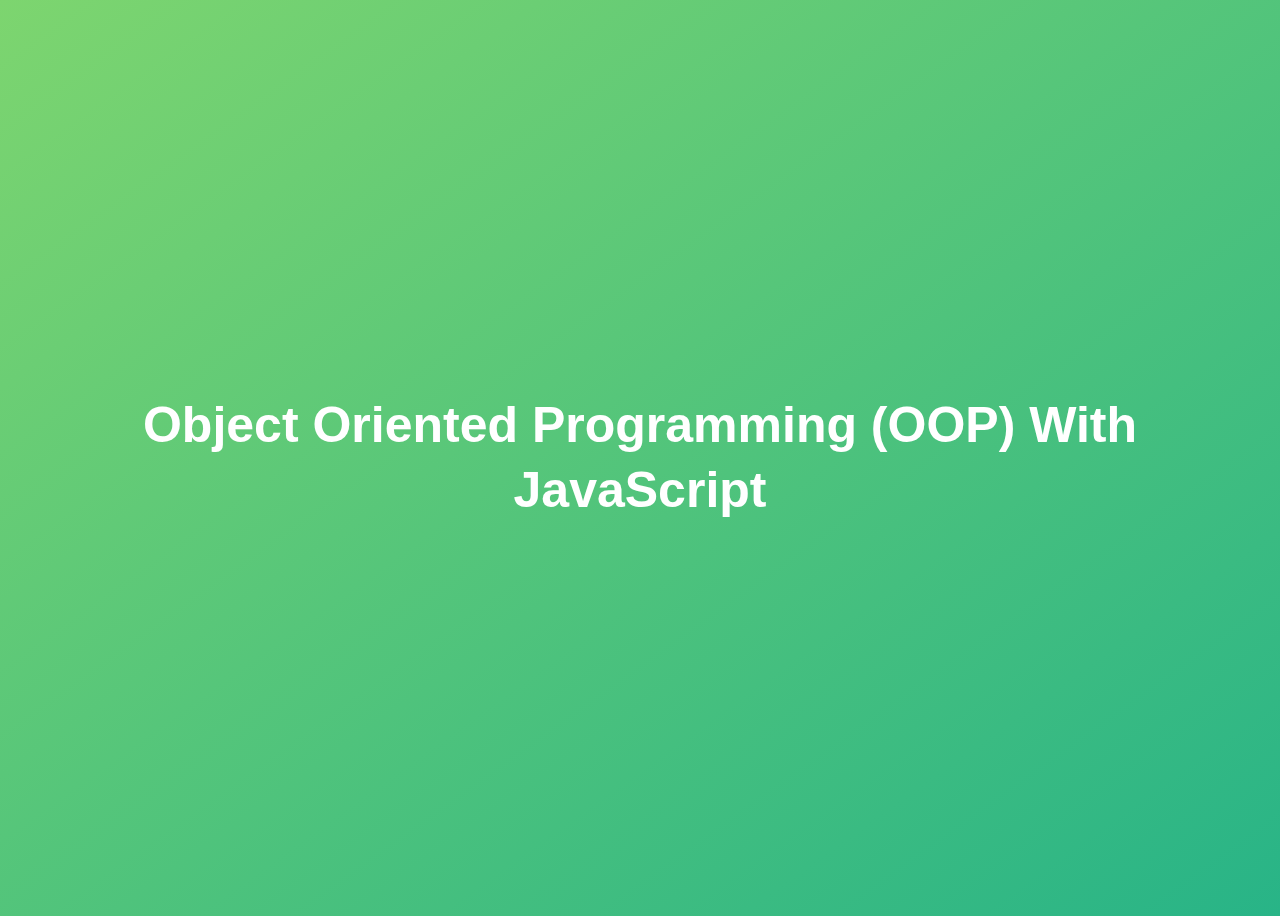
<file: complete-javascript-course-master/14-OOP/starter/index.html>
<!DOCTYPE html>
<html lang="en">
  <head>
    <meta charset="UTF-8" />
    <meta name="viewport" content="width=device-width, initial-scale=1.0" />
    <meta http-equiv="X-UA-Compatible" content="ie=edge" />
    <title>Object Oriented Programming (OOP) With JavaScript</title>
    <style>
      body {
        height: 100vh;
        display: flex;
        align-items: center;
        background: linear-gradient(to top left, #28b487, #7dd56f);
      }
      h1 {
        font-family: sans-serif;
        font-size: 50px;
        line-height: 1.3;
        width: 100%;
        padding: 30px;
        text-align: center;
        color: white;
      }
    </style>
    <script defer src="script.js"></script>
  </head>
  <body>
    <h1>Object Oriented Programming (OOP) With JavaScript</h1>
  </body>
</html>
</file>
<file: complete-javascript-course-master/05-Guess-My-Number/starter/style.css>
@import url('https://fonts.googleapis.com/css?family=Press+Start+2P&display=swap');

* {
  margin: 0;
  padding: 0;
  box-sizing: inherit;
}

html {
  font-size: 62.5%;
  box-sizing: border-box;
}

body {
  font-family: 'Press Start 2P', sans-serif;
  color: #eee;
  background-color: #222;
  /* background-color: #60b347; */
}

/* LAYOUT */
header {
  position: relative;
  height: 35vh;
  border-bottom: 7px solid #eee;
}

main {
  height: 65vh;
  color: #eee;
  display: flex;
  align-items: center;
  justify-content: space-around;
}

.left {
  width: 52rem;
  display: flex;
  flex-direction: column;
  align-items: center;
}

.right {
  width: 52rem;
  font-size: 2rem;
}

/* ELEMENTS STYLE */
h1 {
  font-size: 4rem;
  text-align: center;
  position: absolute;
  width: 100%;
  top: 52%;
  left: 50%;
  transform: translate(-50%, -50%);
}

.number {
  background: #eee;
  color: #333;
  font-size: 6rem;
  width: 15rem;
  padding: 3rem 0rem;
  text-align: center;
  position: absolute;
  bottom: 0;
  left: 50%;
  transform: translate(-50%, 50%);
}

.between {
  font-size: 1.4rem;
  position: absolute;
  top: 2rem;
  right: 2rem;
}

.again {
  position: absolute;
  top: 2rem;
  left: 2rem;
}

.guess {
  background: none;
  border: 4px solid #eee;
  font-family: inherit;
  color: inherit;
  font-size: 5rem;
  padding: 2.5rem;
  width: 25rem;
  text-align: center;
  display: block;
  margin-bottom: 3rem;
}

.btn {
  border: none;
  background-color: #eee;
  color: #222;
  font-size: 2rem;
  font-family: inherit;
  padding: 2rem 3rem;
  cursor: pointer;
}

.btn:hover {
  background-color: #ccc;
}

.message {
  margin-bottom: 8rem;
  height: 3rem;
}

.label-score {
  margin-bottom: 2rem;
}
</file>
<file: complete-javascript-course-master/06-Modal/starter/style.css>
* {
  margin: 0;
  padding: 0;
  box-sizing: inherit;
}

html {
  font-size: 62.5%;
  box-sizing: border-box;
}

body {
  font-family: sans-serif;
  color: #333;
  line-height: 1.5;
  height: 100vh;
  position: relative;
  display: flex;
  align-items: flex-start;
  justify-content: center;
  background: linear-gradient(to top left, #28b487, #7dd56f);
}

.show-modal {
  font-size: 2rem;
  font-weight: 600;
  padding: 1.75rem 3.5rem;
  margin: 5rem 2rem;
  border: none;
  background-color: #fff;
  color: #444;
  border-radius: 10rem;
  cursor: pointer;
}

.close-modal {
  position: absolute;
  top: 1.2rem;
  right: 2rem;
  font-size: 5rem;
  color: #333;
  cursor: pointer;
  border: none;
  background: none;
}

h1 {
  font-size: 2.5rem;
  margin-bottom: 2rem;
}

p {
  font-size: 1.8rem;
}

/* -------------------------- */
/* CLASSES TO MAKE MODAL WORK */
.hidden {
  display: none;
}

.modal {
  position: absolute;
  top: 50%;
  left: 50%;
  transform: translate(-50%, -50%);
  width: 70%;

  background-color: white;
  padding: 6rem;
  border-radius: 5px;
  box-shadow: 0 3rem 5rem rgba(0, 0, 0, 0.3);
  z-index: 10;
}

.overlay {
  position: absolute;
  top: 0;
  left: 0;
  width: 100%;
  height: 100%;
  background-color: rgba(0, 0, 0, 0.6);
  backdrop-filter: blur(3px);
  z-index: 5;
}
</file>
<file: complete-javascript-course-master/07-Pig-Game/starter/style.css>
@import url('https://fonts.googleapis.com/css2?family=Nunito&display=swap');

* {
  margin: 0;
  padding: 0;
  box-sizing: inherit;
}

html {
  font-size: 62.5%;
  box-sizing: border-box;
}

body {
  font-family: 'Nunito', sans-serif;
  font-weight: 400;
  height: 100vh;
  color: #333;
  background-image: linear-gradient(to top left, #753682 0%, #bf2e34 100%);
  display: flex;
  align-items: center;
  justify-content: center;
}

/* LAYOUT */
main {
  position: relative;
  width: 100rem;
  height: 60rem;
  background-color: rgba(255, 255, 255, 0.35);
  backdrop-filter: blur(200px);
  filter: blur();
  box-shadow: 0 3rem 5rem rgba(0, 0, 0, 0.25);
  border-radius: 9px;
  overflow: hidden;
  display: flex;
}

.player {
  flex: 50%;
  padding: 9rem;
  display: flex;
  flex-direction: column;
  align-items: center;
  transition: all 0.75s;
}

/* ELEMENTS */
.name {
  position: relative;
  font-size: 4rem;
  text-transform: uppercase;
  letter-spacing: 1px;
  word-spacing: 2px;
  font-weight: 300;
  margin-bottom: 1rem;
}

.score {
  font-size: 8rem;
  font-weight: 300;
  color: #c7365f;
  margin-bottom: auto;
}

.player--active {
  background-color: rgba(255, 255, 255, 0.4);
}
.player--active .name {
  font-weight: 700;
}
.player--active .score {
  font-weight: 400;
}

.player--active .current {
  opacity: 1;
}

.current {
  background-color: #c7365f;
  opacity: 0.8;
  border-radius: 9px;
  color: #fff;
  width: 65%;
  padding: 2rem;
  text-align: center;
  transition: all 0.75s;
}

.current-label {
  text-transform: uppercase;
  margin-bottom: 1rem;
  font-size: 1.7rem;
  color: #ddd;
}

.current-score {
  font-size: 3.5rem;
}

/* ABSOLUTE POSITIONED ELEMENTS */
.btn {
  position: absolute;
  left: 50%;
  transform: translateX(-50%);
  color: #444;
  background: none;
  border: none;
  font-family: inherit;
  font-size: 1.8rem;
  text-transform: uppercase;
  cursor: pointer;
  font-weight: 400;
  transition: all 0.2s;

  background-color: white;
  background-color: rgba(255, 255, 255, 0.6);
  backdrop-filter: blur(10px);

  padding: 0.7rem 2.5rem;
  border-radius: 50rem;
  box-shadow: 0 1.75rem 3.5rem rgba(0, 0, 0, 0.1);
}

.btn::first-letter {
  font-size: 2.4rem;
  display: inline-block;
  margin-right: 0.7rem;
}

.btn--new {
  top: 4rem;
}
.btn--roll {
  top: 39.3rem;
}
.btn--hold {
  top: 46.1rem;
}

.btn:active {
  transform: translate(-50%, 3px);
  box-shadow: 0 1rem 2rem rgba(0, 0, 0, 0.15);
}

.btn:focus {
  outline: none;
}

.dice {
  position: absolute;
  left: 50%;
  top: 16.5rem;
  transform: translateX(-50%);
  height: 10rem;
  box-shadow: 0 2rem 5rem rgba(0, 0, 0, 0.2);
}

.player--winner {
  background-color: #2f2f2f;
}

.player--winner .name {
  font-weight: 700;
  color: #c7365f;
}
</file>
<file: complete-javascript-course-master/11-Arrays-Bankist/starter/style.css>
/*
 * Use this CSS to learn some intersting techniques,
 * in case you're wondering how I built the UI.
 * Have fun! 😁
 */

* {
  margin: 0;
  padding: 0;
  box-sizing: inherit;
}

html {
  font-size: 62.5%;
  box-sizing: border-box;
}

body {
  font-family: "Poppins", sans-serif;
  color: #444;
  background-color: #f3f3f3;
  height: 100vh;
  padding: 2rem;
}

nav {
  display: flex;
  justify-content: space-between;
  align-items: center;
  padding: 0 2rem;
}

.welcome {
  font-size: 1.9rem;
  font-weight: 500;
}

.logo {
  height: 5.25rem;
}

.login {
  display: flex;
}

.login__input {
  border: none;
  padding: 0.5rem 2rem;
  font-size: 1.6rem;
  font-family: inherit;
  text-align: center;
  width: 12rem;
  border-radius: 10rem;
  margin-right: 1rem;
  color: inherit;
  border: 1px solid #fff;
  transition: all 0.3s;
}

.login__input:focus {
  outline: none;
  border: 1px solid #ccc;
}

.login__input::placeholder {
  color: #bbb;
}

.login__btn {
  border: none;
  background: none;
  font-size: 2.2rem;
  color: inherit;
  cursor: pointer;
  transition: all 0.3s;
}

.login__btn:hover,
.login__btn:focus,
.btn--sort:hover,
.btn--sort:focus {
  outline: none;
  color: #777;
}

/* MAIN */
.app {
  position: relative;
  max-width: 100rem;
  margin: 4rem auto;
  display: grid;
  grid-template-columns: 4fr 3fr;
  grid-template-rows: auto repeat(3, 15rem) auto;
  gap: 2rem;

  /* NOTE This creates the fade in/out anumation */
  opacity: 0;
  transition: all 1s;
}

.balance {
  grid-column: 1 / span 2;
  display: flex;
  align-items: flex-end;
  justify-content: space-between;
  margin-bottom: 2rem;
}

.balance__label {
  font-size: 2.2rem;
  font-weight: 500;
  margin-bottom: -0.2rem;
}

.balance__date {
  font-size: 1.4rem;
  color: #888;
}

.balance__value {
  font-size: 4.5rem;
  font-weight: 400;
}

/* MOVEMENTS */
.movements {
  grid-row: 2 / span 3;
  background-color: #fff;
  border-radius: 1rem;
  overflow: scroll;
}

.movements__row {
  padding: 2.25rem 4rem;
  display: flex;
  align-items: center;
  border-bottom: 1px solid #eee;
}

.movements__type {
  font-size: 1.1rem;
  text-transform: uppercase;
  font-weight: 500;
  color: #fff;
  padding: 0.1rem 1rem;
  border-radius: 10rem;
  margin-right: 2rem;
}

.movements__date {
  font-size: 1.1rem;
  text-transform: uppercase;
  font-weight: 500;
  color: #666;
}

.movements__type--deposit {
  background-image: linear-gradient(to top left, #39b385, #9be15d);
}

.movements__type--withdrawal {
  background-image: linear-gradient(to top left, #e52a5a, #ff585f);
}

.movements__value {
  font-size: 1.7rem;
  margin-left: auto;
}

/* SUMMARY */
.summary {
  grid-row: 5 / 6;
  display: flex;
  align-items: baseline;
  padding: 0 0.3rem;
  margin-top: 1rem;
}

.summary__label {
  font-size: 1.2rem;
  font-weight: 500;
  text-transform: uppercase;
  margin-right: 0.8rem;
}

.summary__value {
  font-size: 2.2rem;
  margin-right: 2.5rem;
}

.summary__value--in,
.summary__value--interest {
  color: #66c873;
}

.summary__value--out {
  color: #f5465d;
}

.btn--sort {
  margin-left: auto;
  border: none;
  background: none;
  font-size: 1.3rem;
  font-weight: 500;
  cursor: pointer;
}

/* OPERATIONS */
.operation {
  border-radius: 1rem;
  padding: 3rem 4rem;
  color: #333;
}

.operation--transfer {
  background-image: linear-gradient(to top left, #ffb003, #ffcb03);
}

.operation--loan {
  background-image: linear-gradient(to top left, #39b385, #9be15d);
}

.operation--close {
  background-image: linear-gradient(to top left, #e52a5a, #ff585f);
}

h2 {
  margin-bottom: 1.5rem;
  font-size: 1.7rem;
  font-weight: 600;
  color: #333;
}

.form {
  display: grid;
  grid-template-columns: 2.5fr 2.5fr 1fr;
  grid-template-rows: auto auto;
  gap: 0.4rem 1rem;
}

/* Exceptions for interst */
.form.form--loan {
  grid-template-columns: 2.5fr 1fr 2.5fr;
}
.form__label--loan {
  grid-row: 2;
}
/* End exceptions */

.form__input {
  width: 100%;
  border: none;
  background-color: rgba(255, 255, 255, 0.4);
  font-family: inherit;
  font-size: 1.5rem;
  text-align: center;
  color: #333;
  padding: 0.3rem 1rem;
  border-radius: 0.7rem;
  transition: all 0.3s;
}

.form__input:focus {
  outline: none;
  background-color: rgba(255, 255, 255, 0.6);
}

.form__label {
  font-size: 1.3rem;
  text-align: center;
}

.form__btn {
  border: none;
  border-radius: 0.7rem;
  font-size: 1.8rem;
  background-color: #fff;
  cursor: pointer;
  transition: all 0.3s;
}

.form__btn:focus {
  outline: none;
  background-color: rgba(255, 255, 255, 0.8);
}

.logout-timer {
  padding: 0 0.3rem;
  margin-top: 1.9rem;
  text-align: right;
  font-size: 1.25rem;
}

.timer {
  font-weight: 600;
}
</file>
<file: complete-javascript-course-master/13-Advanced-DOM-Bankist/starter/style.css>
/* The page is NOT responsive. You can implement responsiveness yourself if you wanna have some fun 😃 */

:root {
  --color-primary: #5ec576;
  --color-secondary: #ffcb03;
  --color-tertiary: #ff585f;
  --color-primary-darker: #4bbb7d;
  --color-secondary-darker: #ffbb00;
  --color-tertiary-darker: #fd424b;
  --color-primary-opacity: #5ec5763a;
  --color-secondary-opacity: #ffcd0331;
  --color-tertiary-opacity: #ff58602d;
  --gradient-primary: linear-gradient(to top left, #39b385, #9be15d);
  --gradient-secondary: linear-gradient(to top left, #ffb003, #ffcb03);
}

* {
  margin: 0;
  padding: 0;
  box-sizing: inherit;
}

html {
  font-size: 62.5%;
  box-sizing: border-box;
}

body {
  font-family: 'Poppins', sans-serif;
  font-weight: 300;
  color: #444;
  line-height: 1.9;
  background-color: #f3f3f3;
}

/* GENERAL ELEMENTS */
.section {
  padding: 15rem 3rem;
  border-top: 1px solid #ddd;

  transition: transform 1s, opacity 1s;
}

.section--hidden {
  opacity: 0;
  transform: translateY(8rem);
}

.section__title {
  max-width: 80rem;
  margin: 0 auto 8rem auto;
}

.section__description {
  font-size: 1.8rem;
  font-weight: 600;
  text-transform: uppercase;
  color: var(--color-primary);
  margin-bottom: 1rem;
}

.section__header {
  font-size: 4rem;
  line-height: 1.3;
  font-weight: 500;
}

.btn {
  display: inline-block;
  background-color: var(--color-primary);
  font-size: 1.6rem;
  font-family: inherit;
  font-weight: 500;
  border: none;
  padding: 1.25rem 4.5rem;
  border-radius: 10rem;
  cursor: pointer;
  transition: all 0.3s;
}

.btn:hover {
  background-color: var(--color-primary-darker);
}

.btn--text {
  display: inline-block;
  background: none;
  font-size: 1.7rem;
  font-family: inherit;
  font-weight: 500;
  color: var(--color-primary);
  border: none;
  border-bottom: 1px solid currentColor;
  padding-bottom: 2px;
  cursor: pointer;
  transition: all 0.3s;
}

p {
  color: #666;
}

/* This is BAD for accessibility! Don't do in the real world! */
button:focus {
  outline: none;
}

img {
  transition: filter 0.5s;
}

.lazy-img {
  filter: blur(20px);
}

/* NAVIGATION */
.nav {
  display: flex;
  justify-content: space-between;
  align-items: center;
  height: 9rem;
  width: 100%;
  padding: 0 6rem;
  z-index: 100;
}

/* nav and stickly class at the same time */
.nav.sticky {
  position: fixed;
  background-color: rgba(255, 255, 255, 0.95);
}

.nav__logo {
  height: 4.5rem;
  transition: all 0.3s;
}

.nav__links {
  display: flex;
  align-items: center;
  list-style: none;
}

.nav__item {
  margin-left: 4rem;
}

.nav__link:link,
.nav__link:visited {
  font-size: 1.7rem;
  font-weight: 400;
  color: inherit;
  text-decoration: none;
  display: block;
  transition: all 0.3s;
}

.nav__link--btn:link,
.nav__link--btn:visited {
  padding: 0.8rem 2.5rem;
  border-radius: 3rem;
  background-color: var(--color-primary);
  color: #222;
}

.nav__link--btn:hover,
.nav__link--btn:active {
  color: inherit;
  background-color: var(--color-primary-darker);
  color: #333;
}

/* HEADER */
.header {
  padding: 0 3rem;
  height: 100vh;
  display: flex;
  flex-direction: column;
  align-items: center;
}

.header__title {
  flex: 1;

  max-width: 115rem;
  display: grid;
  grid-template-columns: 3fr 2fr;
  row-gap: 3rem;
  align-content: center;
  justify-content: center;

  align-items: start;
  justify-items: start;
}

h1 {
  font-size: 5.5rem;
  line-height: 1.35;
}

h4 {
  font-size: 2.4rem;
  font-weight: 500;
}

.header__img {
  width: 100%;
  grid-column: 2 / 3;
  grid-row: 1 / span 4;
  transform: translateY(-6rem);
}

.highlight {
  position: relative;
}

.highlight::after {
  display: block;
  content: '';
  position: absolute;
  bottom: 0;
  left: 0;
  height: 100%;
  width: 100%;
  z-index: -1;
  opacity: 0.7;
  transform: scale(1.07, 1.05) skewX(-15deg);
  background-image: var(--gradient-primary);
}

/* FEATURES */
.features {
  display: grid;
  grid-template-columns: 1fr 1fr;
  gap: 4rem;
  margin: 0 12rem;
}

.features__img {
  width: 100%;
}

.features__feature {
  align-self: center;
  justify-self: center;
  width: 70%;
  font-size: 1.5rem;
}

.features__icon {
  display: flex;
  align-items: center;
  justify-content: center;
  background-color: var(--color-primary-opacity);
  height: 5.5rem;
  width: 5.5rem;
  border-radius: 50%;
  margin-bottom: 2rem;
}

.features__icon svg {
  height: 2.5rem;
  width: 2.5rem;
  fill: var(--color-primary);
}

.features__header {
  font-size: 2rem;
  margin-bottom: 1rem;
}

/* OPERATIONS */
.operations {
  max-width: 100rem;
  margin: 12rem auto 0 auto;

  background-color: #fff;
}

.operations__tab-container {
  display: flex;
  justify-content: center;
}

.operations__tab {
  margin-right: 2.5rem;
  transform: translateY(-50%);
}

.operations__tab span {
  margin-right: 1rem;
  font-weight: 600;
  display: inline-block;
}

.operations__tab--1 {
  background-color: var(--color-secondary);
}

.operations__tab--1:hover {
  background-color: var(--color-secondary-darker);
}

.operations__tab--3 {
  background-color: var(--color-tertiary);
  margin: 0;
}

.operations__tab--3:hover {
  background-color: var(--color-tertiary-darker);
}

.operations__tab--active {
  transform: translateY(-66%);
}

.operations__content {
  display: none;

  /* JUST PRESENTATIONAL */
  font-size: 1.7rem;
  padding: 2.5rem 7rem 6.5rem 7rem;
}

.operations__content--active {
  display: grid;
  grid-template-columns: 7rem 1fr;
  column-gap: 3rem;
  row-gap: 0.5rem;
}

.operations__header {
  font-size: 2.25rem;
  font-weight: 500;
  align-self: center;
}

.operations__icon {
  display: flex;
  align-items: center;
  justify-content: center;
  height: 7rem;
  width: 7rem;
  border-radius: 50%;
}

.operations__icon svg {
  height: 2.75rem;
  width: 2.75rem;
}

.operations__content p {
  grid-column: 2;
}

.operations__icon--1 {
  background-color: var(--color-secondary-opacity);
}
.operations__icon--2 {
  background-color: var(--color-primary-opacity);
}
.operations__icon--3 {
  background-color: var(--color-tertiary-opacity);
}
.operations__icon--1 svg {
  fill: var(--color-secondary-darker);
}
.operations__icon--2 svg {
  fill: var(--color-primary);
}
.operations__icon--3 svg {
  fill: var(--color-tertiary);
}

/* SLIDER */
.slider {
  max-width: 100rem;
  height: 50rem;
  margin: 0 auto;
  position: relative;

  /* IN THE END */
  overflow: hidden;
}

.slide {
  position: absolute;
  top: 0;
  width: 100%;
  height: 50rem;

  display: flex;
  align-items: center;
  justify-content: center;

  /* THIS creates the animation! */
  transition: transform 1s;
}

.slide > img {
  /* Only for images that have different size than slide */
  width: 100%;
  height: 100%;
  object-fit: cover;
}

.slider__btn {
  position: absolute;
  top: 50%;
  z-index: 10;

  border: none;
  background: rgba(255, 255, 255, 0.7);
  font-family: inherit;
  color: #333;
  border-radius: 50%;
  height: 5.5rem;
  width: 5.5rem;
  font-size: 3.25rem;
  cursor: pointer;
}

.slider__btn--left {
  left: 6%;
  transform: translate(-50%, -50%);
}

.slider__btn--right {
  right: 6%;
  transform: translate(50%, -50%);
}

.dots {
  position: absolute;
  bottom: 5%;
  left: 50%;
  transform: translateX(-50%);
  display: flex;
}

.dots__dot {
  border: none;
  background-color: #b9b9b9;
  opacity: 0.7;
  height: 1rem;
  width: 1rem;
  border-radius: 50%;
  margin-right: 1.75rem;
  cursor: pointer;
  transition: all 0.5s;

  /* Only necessary when overlying images */
  /* box-shadow: 0 0.6rem 1.5rem rgba(0, 0, 0, 0.7); */
}

.dots__dot:last-child {
  margin: 0;
}

.dots__dot--active {
  /* background-color: #fff; */
  background-color: #888;
  opacity: 1;
}

/* TESTIMONIALS */
.testimonial {
  width: 65%;
  position: relative;
}

.testimonial::before {
  content: '\201C';
  position: absolute;
  top: -5.7rem;
  left: -6.8rem;
  line-height: 1;
  font-size: 20rem;
  font-family: inherit;
  color: var(--color-primary);
  z-index: -1;
}

.testimonial__header {
  font-size: 2.25rem;
  font-weight: 500;
  margin-bottom: 1.5rem;
}

.testimonial__text {
  font-size: 1.7rem;
  margin-bottom: 3.5rem;
  color: #666;
}

.testimonial__author {
  margin-left: 3rem;
  font-style: normal;

  display: grid;
  grid-template-columns: 6.5rem 1fr;
  column-gap: 2rem;
}

.testimonial__photo {
  grid-row: 1 / span 2;
  width: 6.5rem;
  border-radius: 50%;
}

.testimonial__name {
  font-size: 1.7rem;
  font-weight: 500;
  align-self: end;
  margin: 0;
}

.testimonial__location {
  font-size: 1.5rem;
}

.section__title--testimonials {
  margin-bottom: 4rem;
}

/* SIGNUP */
.section--sign-up {
  background-color: #37383d;
  border-top: none;
  border-bottom: 1px solid #444;
  text-align: center;
  padding: 10rem 3rem;
}

.section--sign-up .section__header {
  color: #fff;
  text-align: center;
}

.section--sign-up .section__title {
  margin-bottom: 6rem;
}

.section--sign-up .btn {
  font-size: 1.9rem;
  padding: 2rem 5rem;
}

/* FOOTER */
.footer {
  padding: 10rem 3rem;
  background-color: #37383d;
}

.footer__nav {
  list-style: none;
  display: flex;
  justify-content: center;
  margin-bottom: 5rem;
}

.footer__item {
  margin-right: 4rem;
}

.footer__link {
  font-size: 1.6rem;
  color: #eee;
  text-decoration: none;
}

.footer__logo {
  height: 5rem;
  display: block;
  margin: 0 auto;
  margin-bottom: 5rem;
}

.footer__copyright {
  font-size: 1.4rem;
  color: #aaa;
  text-align: center;
}

.footer__copyright .footer__link {
  font-size: 1.4rem;
}

/* MODAL WINDOW */
.modal {
  position: fixed;
  top: 50%;
  left: 50%;
  transform: translate(-50%, -50%);
  max-width: 60rem;
  background-color: #f3f3f3;
  padding: 5rem 6rem;
  box-shadow: 0 4rem 6rem rgba(0, 0, 0, 0.3);
  z-index: 1000;
  transition: all 0.5s;
}

.overlay {
  position: fixed;
  top: 0;
  left: 0;
  width: 100%;
  height: 100%;
  background-color: rgba(0, 0, 0, 0.5);
  backdrop-filter: blur(4px);
  z-index: 100;
  transition: all 0.5s;
}

.modal__header {
  font-size: 3.25rem;
  margin-bottom: 4.5rem;
  line-height: 1.5;
}

.modal__form {
  margin: 0 3rem;
  display: grid;
  grid-template-columns: 1fr 2fr;
  align-items: center;
  gap: 2.5rem;
}

.modal__form label {
  font-size: 1.7rem;
  font-weight: 500;
}

.modal__form input {
  font-size: 1.7rem;
  padding: 1rem 1.5rem;
  border: 1px solid #ddd;
  border-radius: 0.5rem;
}

.modal__form button {
  grid-column: 1 / span 2;
  justify-self: center;
  margin-top: 1rem;
}

.btn--close-modal {
  font-family: inherit;
  color: inherit;
  position: absolute;
  top: 0.5rem;
  right: 2rem;
  font-size: 4rem;
  cursor: pointer;
  border: none;
  background: none;
}

.hidden {
  visibility: hidden;
  opacity: 0;
}

/* COOKIE MESSAGE */
.cookie-message {
  display: flex;
  align-items: center;
  justify-content: space-evenly;
  width: 100%;
  background-color: white;
  color: #bbb;
  font-size: 1.5rem;
  font-weight: 400;
}
</file>
